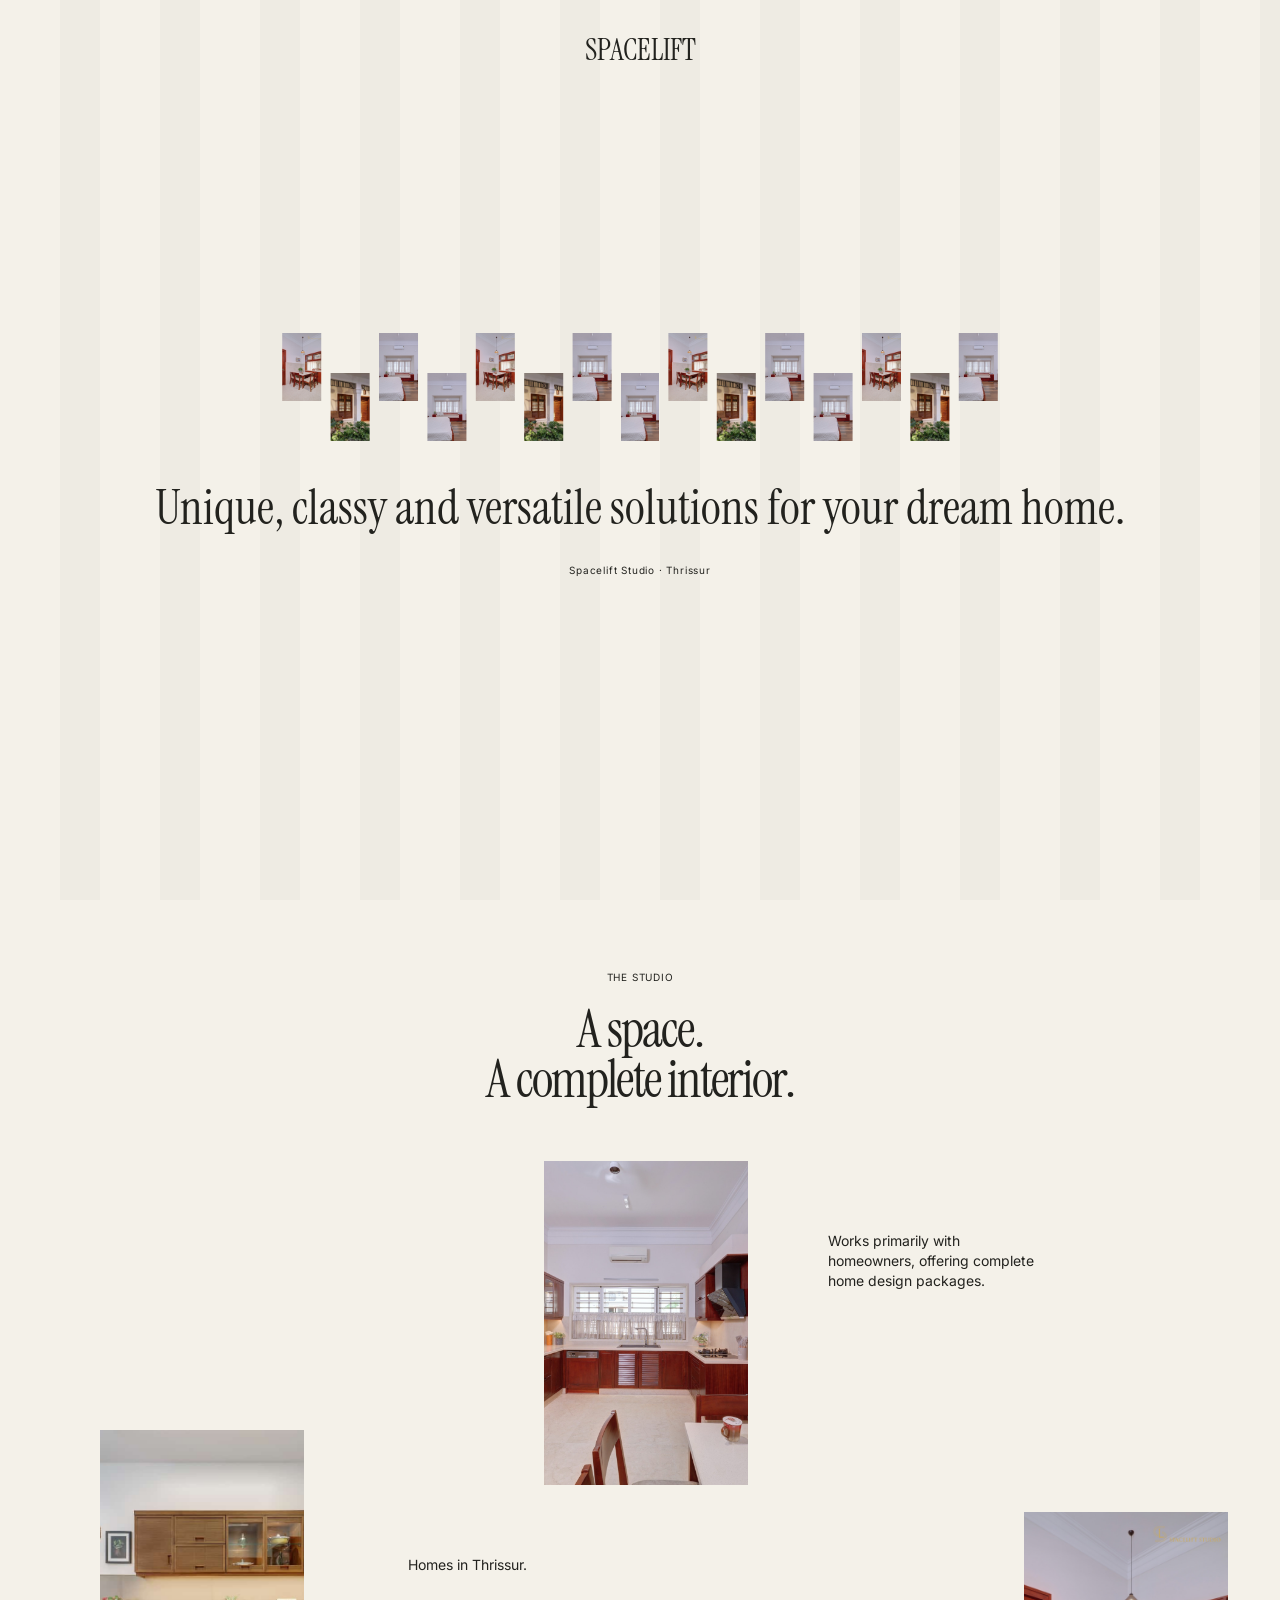
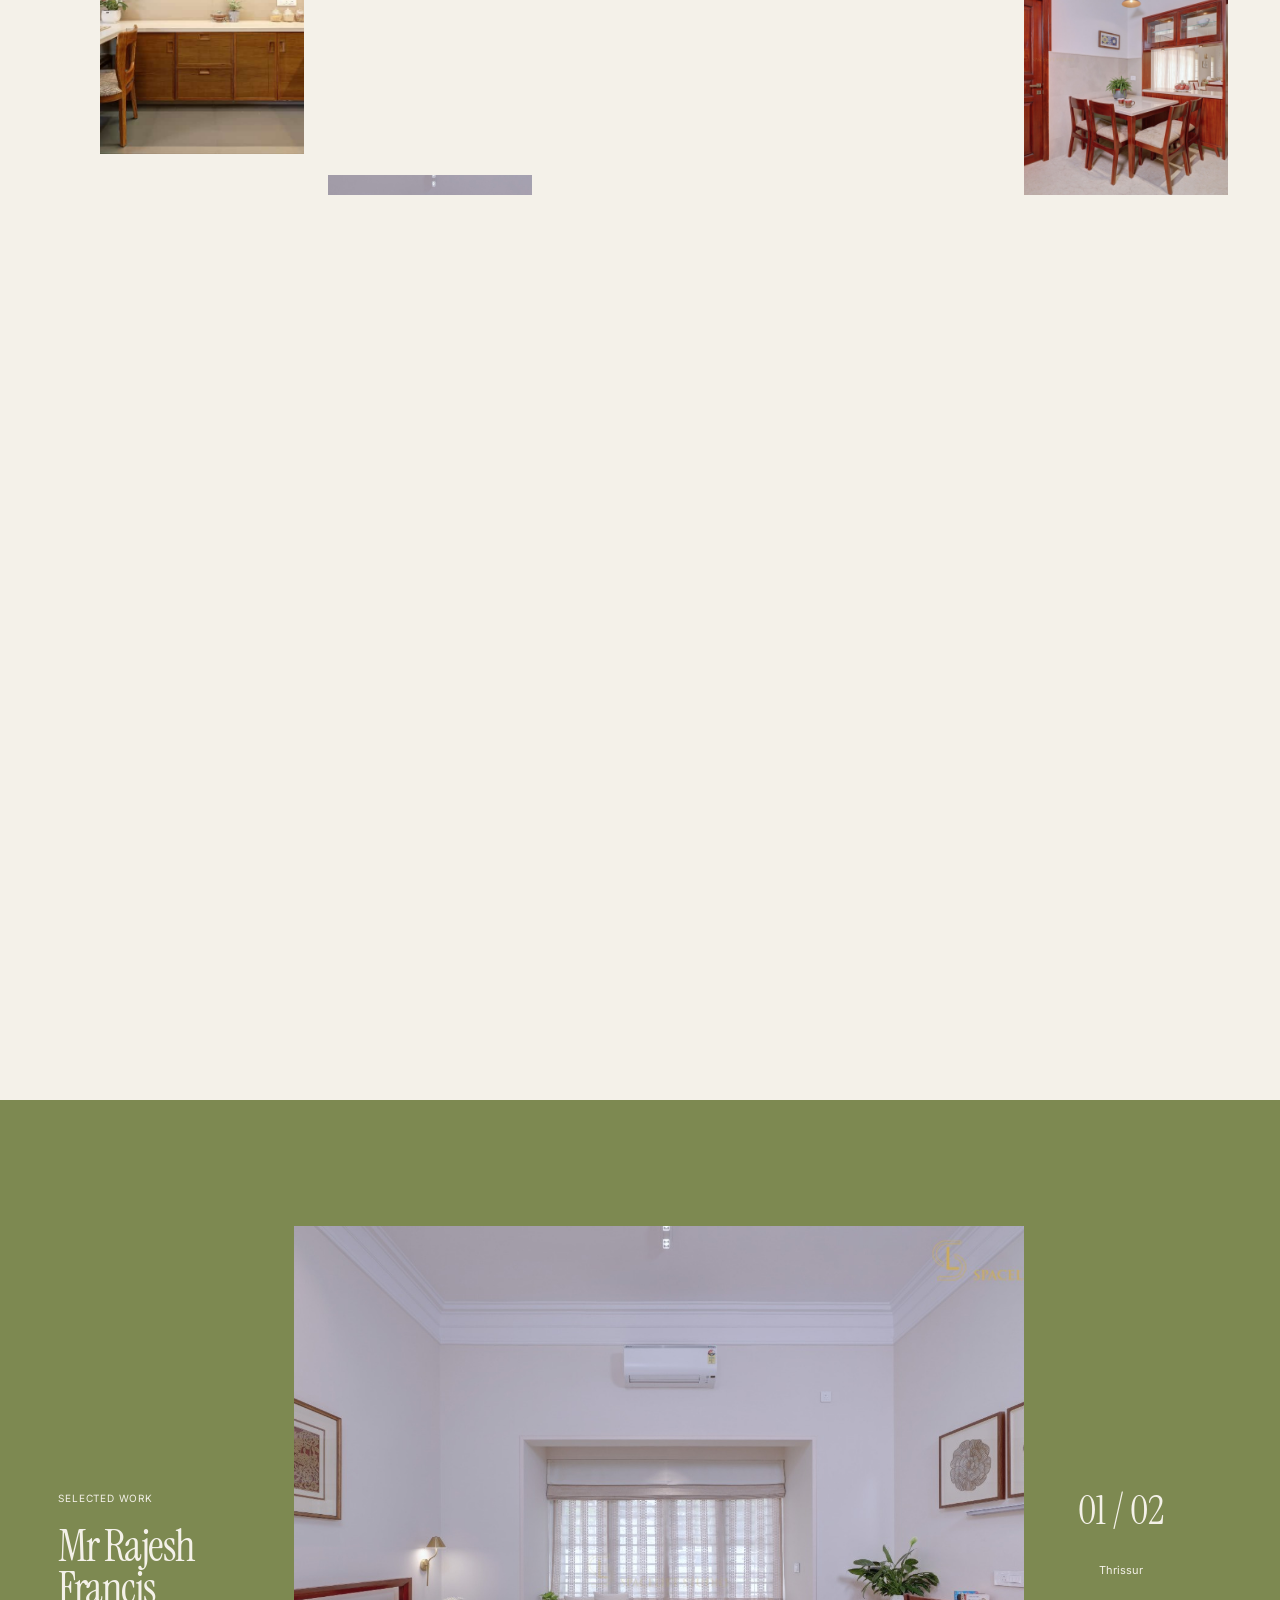
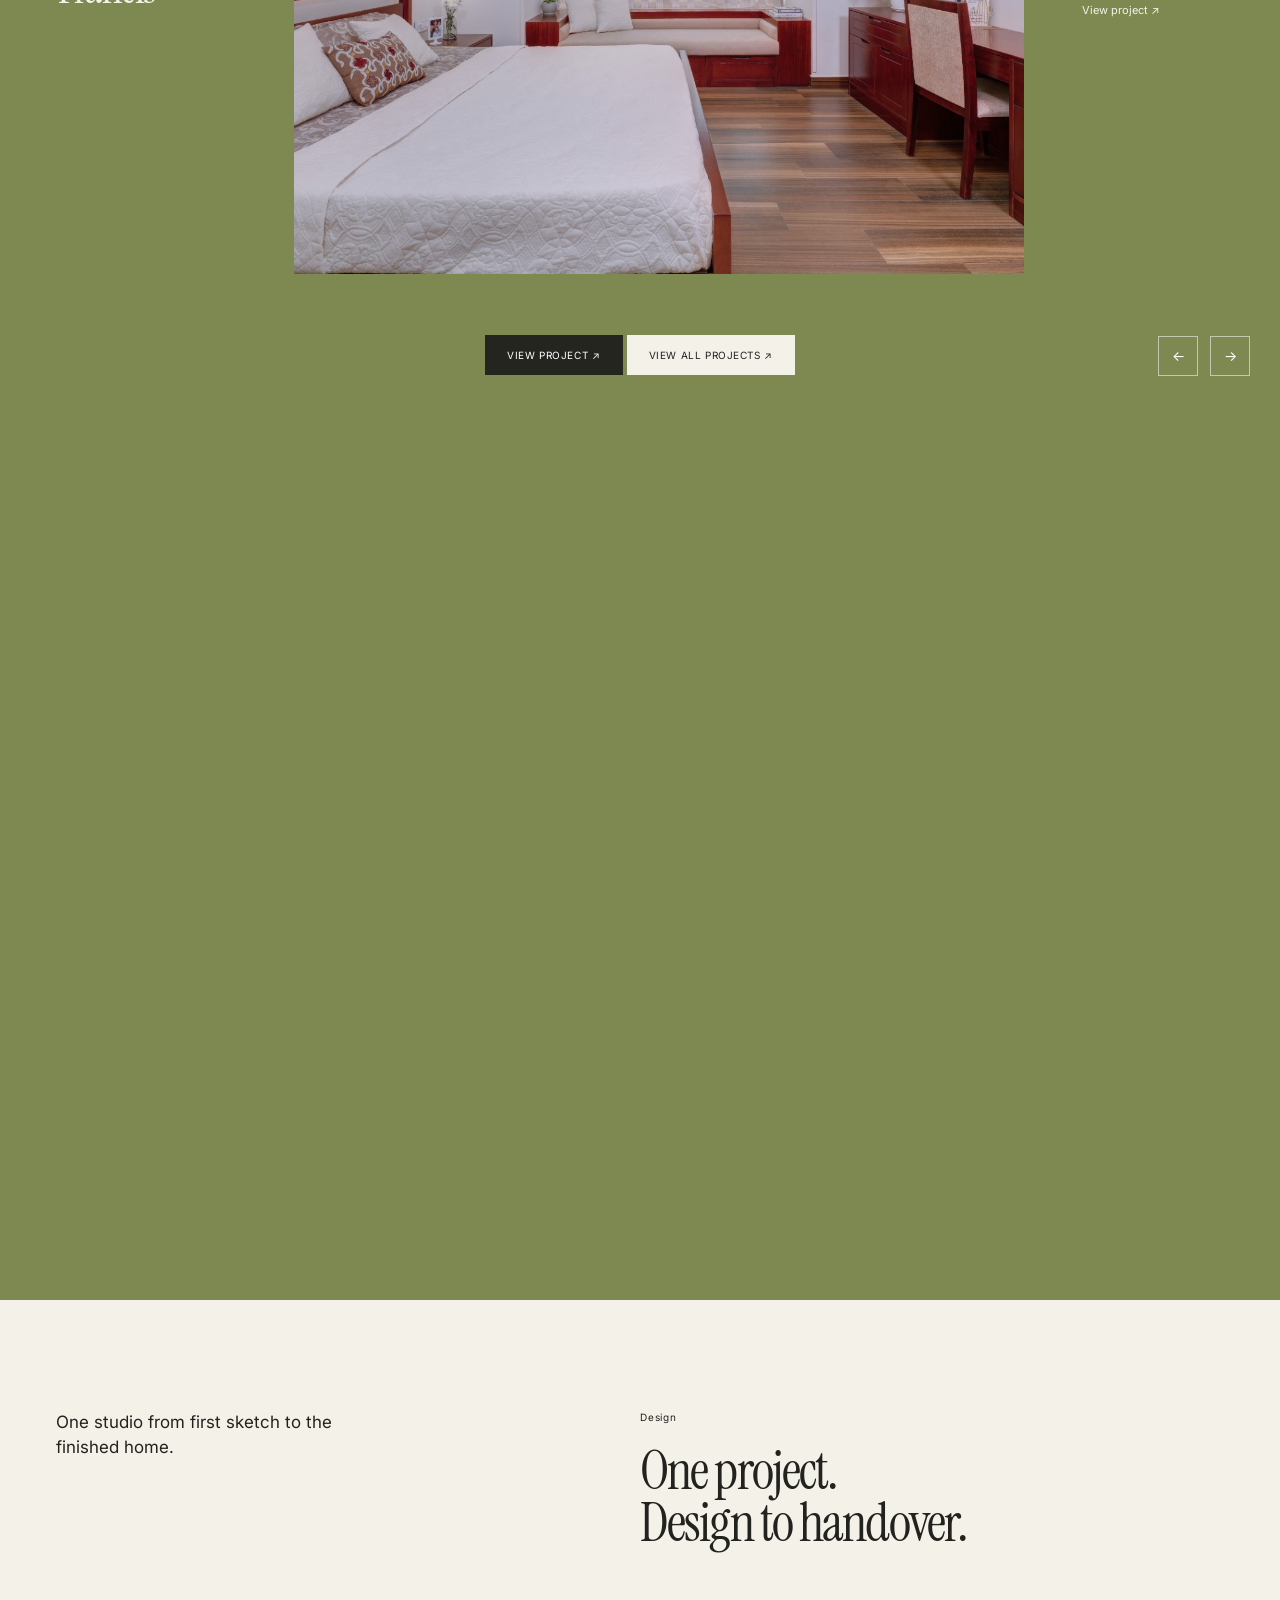
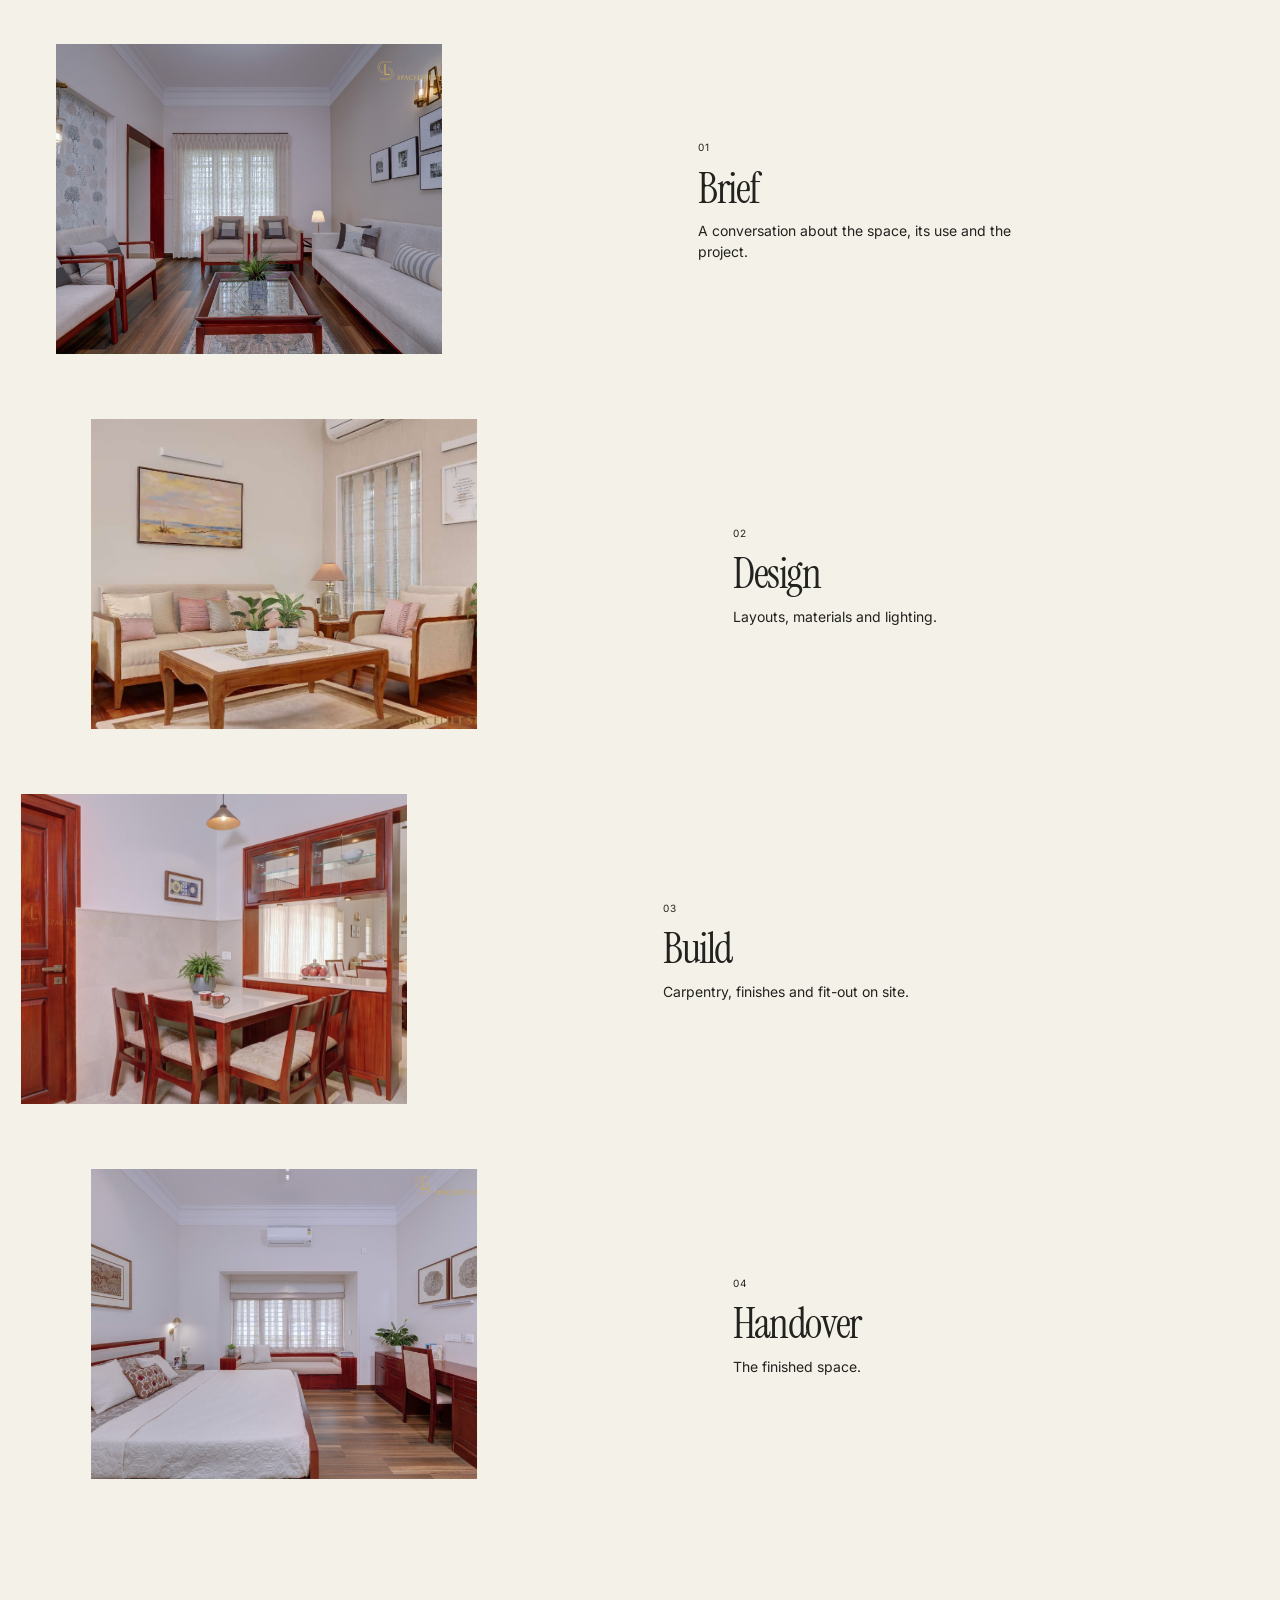
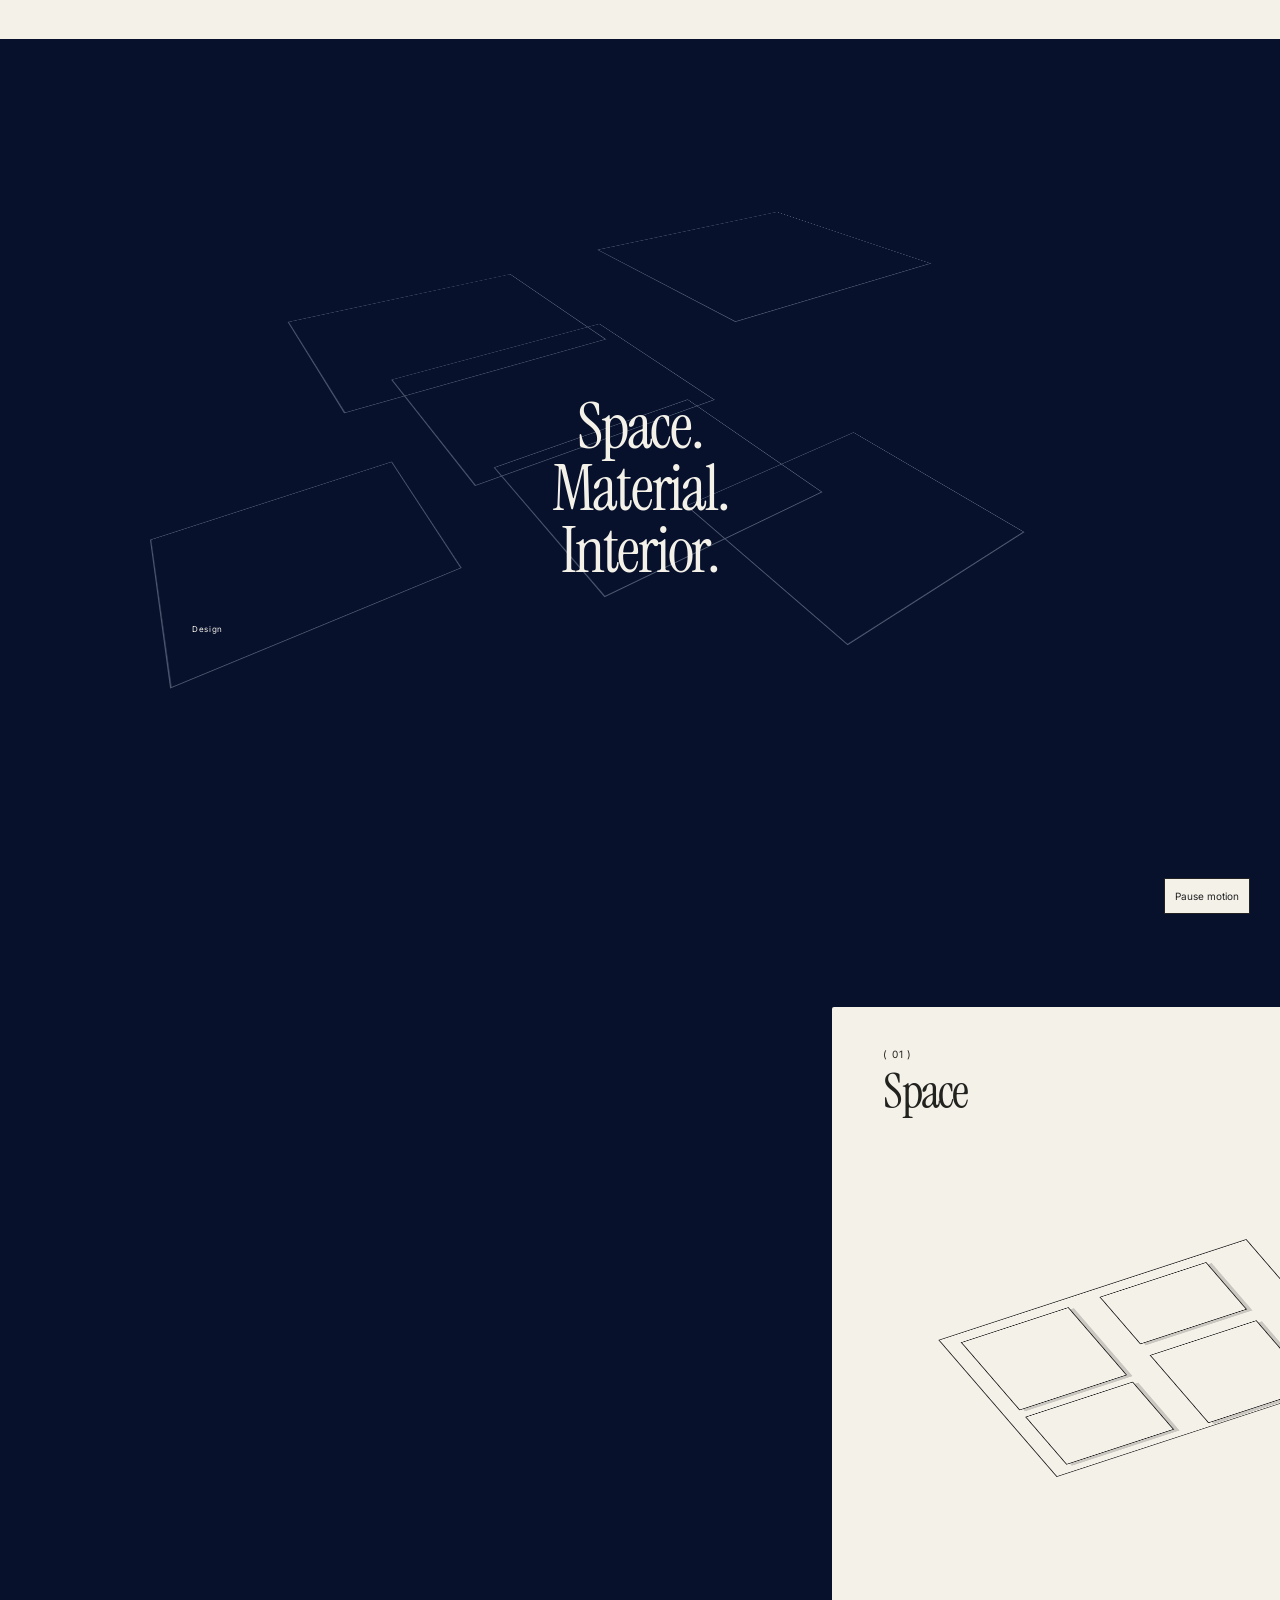
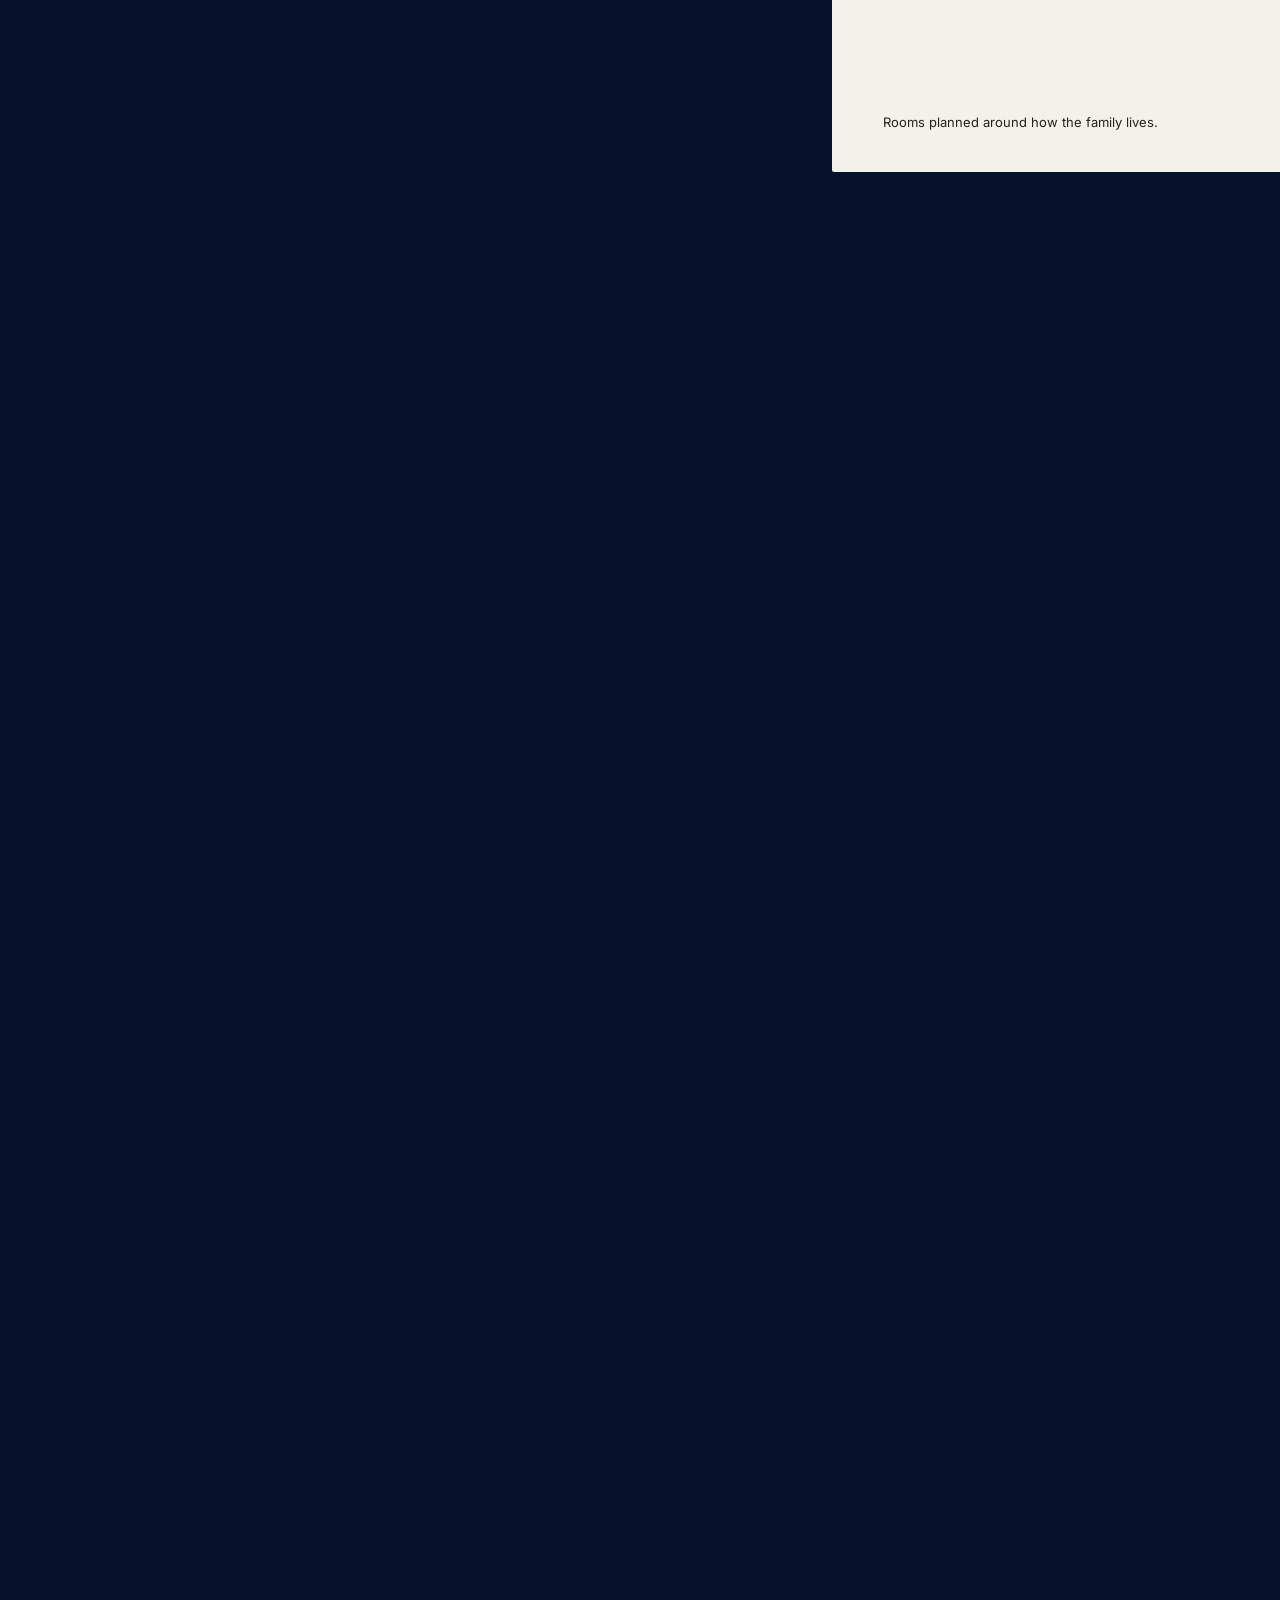
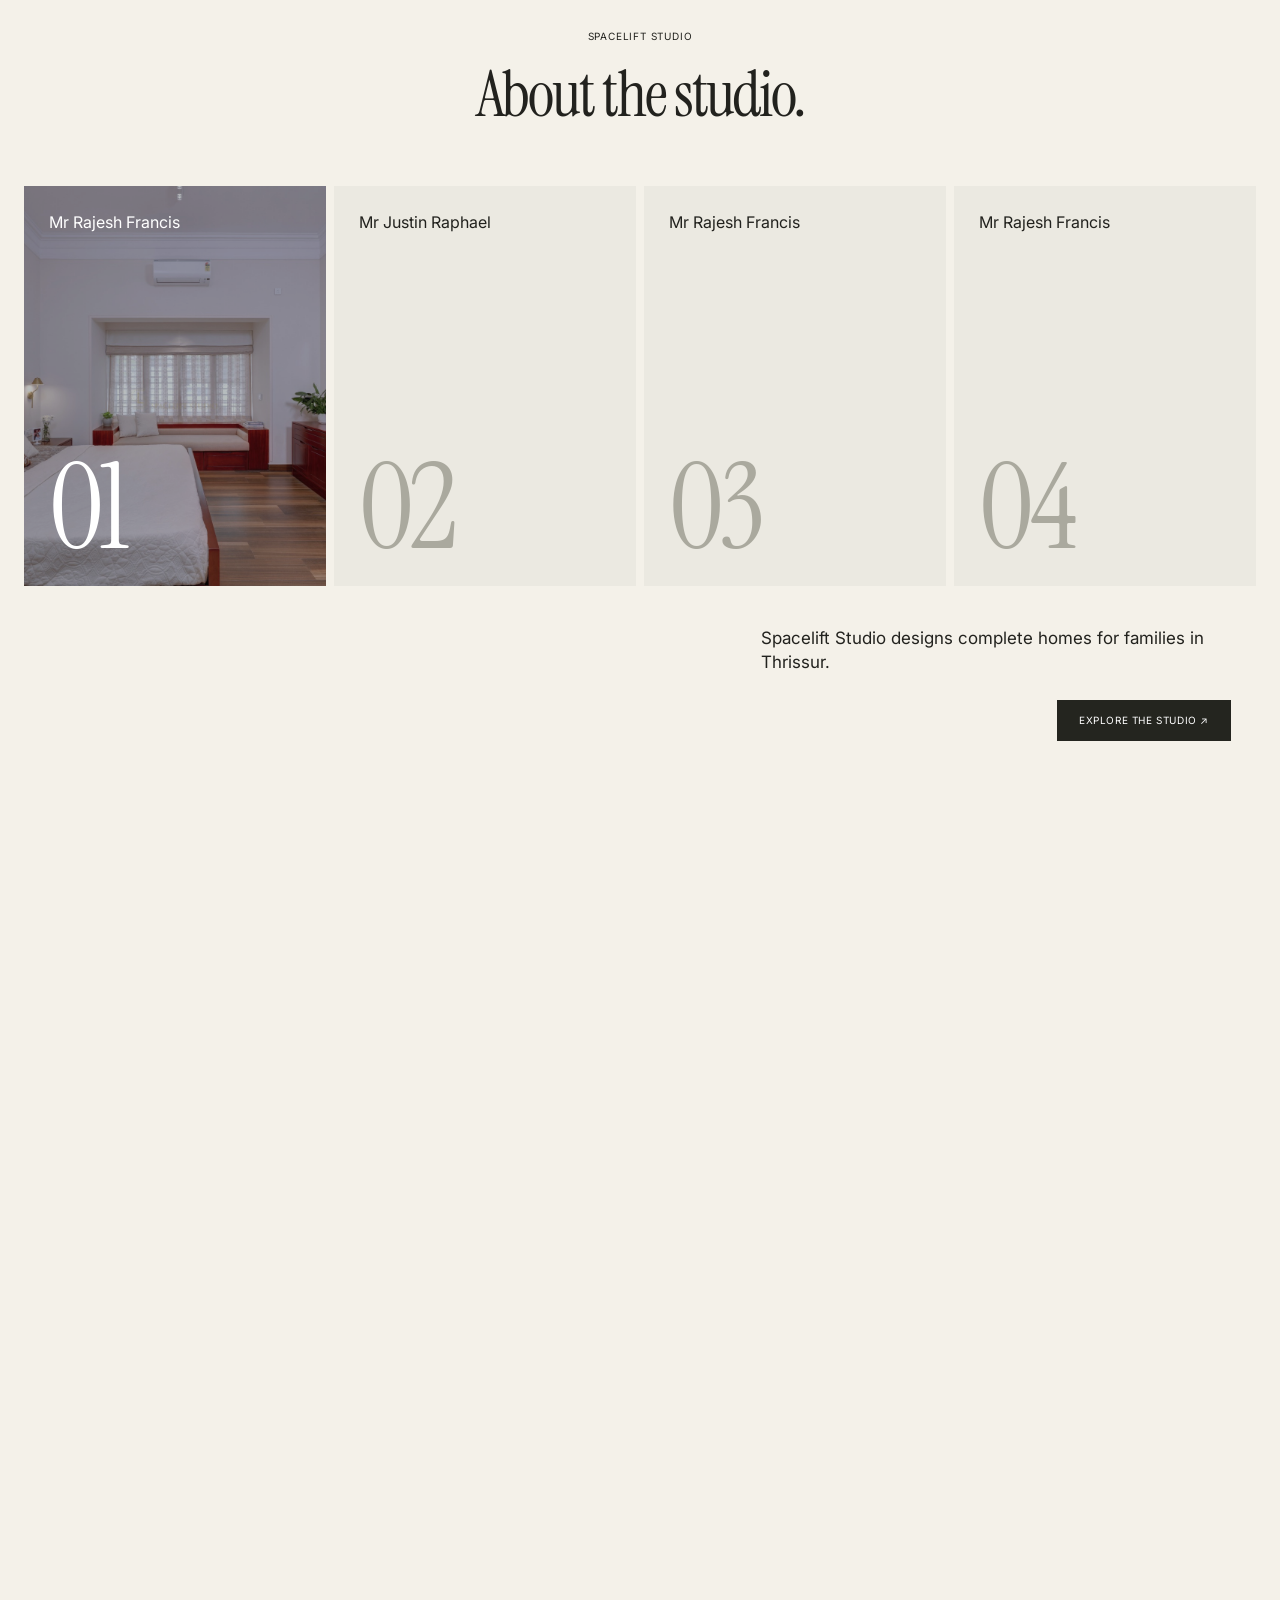
<file: index.html>
<!doctype html>
<html lang="en"><head><meta charset="utf-8"><meta name="viewport" content="width=device-width, initial-scale=1"><title>Unique, classy and versatile solutions for your dream home. | Spacelift Studio</title><meta name="description" content="Works primarily with homeowners, offering complete home design packages."><link rel="stylesheet" href="base.css"><link rel="stylesheet" href="brand.css"><link rel="stylesheet" href="hero.css"><link rel="license" href="assets/fonts/instrument-serif/OFL.txt"><link rel="license" href="assets/fonts/inter/OFL.txt"><script src="runtime.js" defer></script><script src="hero.js" defer></script></head><body><a class="dk-skip-link" href="#main">Skip to content</a><header class="dk-header"><div class="header-location">Thrissur, India</div><a class="dk-wordmark" href="index.html"><span class="wordmark-mark" aria-hidden="true">▧</span> SPACELIFT</a><button class="dk-menu" hidden aria-controls="dk-nav" aria-expanded="false"><span class="dk-menu-label">Menu</span></button><nav class="dk-nav" id="dk-nav" aria-label="Primary"><a href="work.html">Work</a><a href="studio.html">Studio</a><a href="process.html">Approach</a><a href="contact.html">Contact</a></nav></header>
<main id="main"><div class="entry-loader" aria-hidden="true"><span class="entry-brand">SPACELIFT</span><div class="entry-strip"><img class="" src="assets/img/photo-02.jpg" alt="Mr Rajesh Francis, portfolio image" loading="eager"><img class="" src="assets/img/photo-03.jpg" alt="Mr Justin Raphael, portfolio image" loading="eager"><img class="" src="assets/img/p3-cover.jpg" alt="Mr Rajesh Francis, portfolio image" loading="eager"><img class="" src="assets/img/p4-cover.jpg" alt="Mr Rajesh Francis, portfolio image" loading="eager"><img class="" src="assets/img/photo-02.jpg" alt="Mr Rajesh Francis, portfolio image" loading="eager"><img class="" src="assets/img/photo-03.jpg" alt="Mr Justin Raphael, portfolio image" loading="eager"><img class="" src="assets/img/p3-cover.jpg" alt="Mr Rajesh Francis, portfolio image" loading="eager"><img class="" src="assets/img/p4-cover.jpg" alt="Mr Rajesh Francis, portfolio image" loading="eager"><img class="" src="assets/img/photo-02.jpg" alt="Mr Rajesh Francis, portfolio image" loading="eager"><img class="" src="assets/img/photo-03.jpg" alt="Mr Justin Raphael, portfolio image" loading="eager"><img class="" src="assets/img/p3-cover.jpg" alt="Mr Rajesh Francis, portfolio image" loading="eager"><img class="" src="assets/img/p4-cover.jpg" alt="Mr Rajesh Francis, portfolio image" loading="eager"><img class="" src="assets/img/photo-02.jpg" alt="Mr Rajesh Francis, portfolio image" loading="eager"><img class="" src="assets/img/photo-03.jpg" alt="Mr Justin Raphael, portfolio image" loading="eager"><img class="" src="assets/img/p3-cover.jpg" alt="Mr Rajesh Francis, portfolio image" loading="eager"></div><p>Unique, classy and versatile solutions for your dream home.</p><small>Spacelift Studio · Thrissur</small></div>
<section class="s-hero" data-dk-motion aria-label="Interior light study"><div class="hero-photo"><img class="" src="assets/img/p1-cover.jpg" alt="Mr Rajesh Francis, portfolio image" loading="lazy"></div><div class="light-study" aria-hidden="true"><i style="--i:0"></i><i style="--i:1"></i><i style="--i:2"></i><i style="--i:3"></i><i style="--i:4"></i><i style="--i:5"></i><i style="--i:6"></i><i style="--i:7"></i><i style="--i:8"></i><i style="--i:9"></i><i style="--i:10"></i><i style="--i:11"></i></div><div class="hero-copy"><h1>Unique, classy and versatile solutions for your dream home.</h1><p>Spacelift Studio · Thrissur</p><a class="button" href="contact.html">Talk about a project <span>↗</span></a></div><div class="hero-number">01 / 02</div><button class="motion-control" data-dk-motion-toggle hidden><span data-dk-motion-label>Pause</span> motion</button></section>

<section class="composition section" id="composition"><div class="composition-stage"><div class="eyebrow center">THE STUDIO</div><h2 class="center display">A space.<br>A complete interior.</h2><div class="composition-collage"><img class="collage-a" src="assets/img/photo-06.jpg" alt="Mr Rajesh Francis, portfolio image" loading="eager"><img class="collage-b" src="assets/img/photo-07.jpg" alt="Mr Justin Raphael, portfolio image" loading="eager"><img class="collage-c" src="assets/img/photo-08.jpg" alt="Mr Rajesh Francis, portfolio image" loading="eager"><img class="collage-d" src="assets/img/p4-cover.jpg" alt="Mr Rajesh Francis, portfolio image" loading="eager"><p class="collage-copy a">Works primarily with homeowners, offering complete home design packages.</p><p class="collage-copy b">Homes in Thrissur.</p></div></div></section>
<section class="project-reel section" id="selected-work"><div class="reel-stage"><article class="reel-slide active" data-project="0" style="--index:0;--tone:#7d8951"><div class="project-title"><small>SELECTED WORK</small><h2 class="display">Mr Rajesh Francis</h2></div><a class="project-image" href="project-mr-rajesh-francis.html"><img class="" src="assets/img/p1-cover.jpg" alt="Mr Rajesh Francis, portfolio image" loading="eager"><span class="project-caption">Mr Rajesh Francis<small>SELECTED WORK · SPACELIFT STUDIO</small></span></a><div class="project-meta"><span>01 / 02</span><p>Thrissur</p><a href="project-mr-rajesh-francis.html">View project ↗</a></div><div class="project-actions"><a class="button" href="project-mr-rajesh-francis.html">View project ↗</a><a class="button light" href="work.html">View all projects ↗</a></div></article><article class="reel-slide" data-project="1" style="--index:1;--tone:#877959"><div class="project-title"><small>SELECTED WORK</small><h2 class="display">Mr Justin Raphael</h2></div><a class="project-image" href="project-mr-justin-raphael.html"><img class="" src="assets/img/p2-cover.jpg" alt="Mr Justin Raphael, portfolio image" loading="eager"><span class="project-caption">Mr Justin Raphael<small>SELECTED WORK · SPACELIFT STUDIO</small></span></a><div class="project-meta"><span>02 / 02</span><p>Home interior</p><a href="project-mr-justin-raphael.html">View project ↗</a></div><div class="project-actions"><a class="button" href="project-mr-justin-raphael.html">View project ↗</a><a class="button light" href="work.html">View all projects ↗</a></div></article><div class="reel-controls"><button data-reel-prev aria-label="Previous project">←</button><button data-reel-next aria-label="Next project">→</button></div></div></section>
<section class="delivery section" id="approach"><div class="delivery-intro"><p>One studio from first sketch to the finished home.</p><div><span class="eyebrow">Design</span><h2 class="display">One project.<br>Design to handover.</h2></div></div><div class="delivery-rows"><article class="delivery-row"><img class="" src="assets/img/photo-10.jpg" alt="Mr Rajesh Francis, portfolio image" loading="eager"><div><small>01</small><h3 class="display">Brief</h3><p>A conversation about the space, its use and the project.</p></div></article><article class="delivery-row"><img class="" src="assets/img/photo-11.jpg" alt="Mr Justin Raphael, portfolio image" loading="eager"><div><small>02</small><h3 class="display">Design</h3><p>Layouts, materials and lighting.</p></div></article><article class="delivery-row"><img class="" src="assets/img/photo-08.jpg" alt="Mr Rajesh Francis, portfolio image" loading="eager"><div><small>03</small><h3 class="display">Build</h3><p>Carpentry, finishes and fit-out on site.</p></div></article><article class="delivery-row"><img class="" src="assets/img/p4-cover.jpg" alt="Mr Rajesh Francis, portfolio image" loading="eager"><div><small>04</small><h3 class="display">Handover</h3><p>The finished space.</p></div></article></div></section>
<div class="approach-intro" data-dk-motion aria-label="Illustrative spatial wire study"><div class="wire-room" aria-hidden="true"><i></i><i></i><i></i><i></i><i></i><i></i></div><h2 class="display">Space.<br>Material.<br>Interior.</h2><span class="eyebrow">Design</span><button class="motion-control" data-dk-motion-toggle hidden><span data-dk-motion-label>Pause</span> motion</button></div>
<section class="approach-run section" id="design"><div class="approach-stage"><div class="approach-panels"><article class="approach-card"><small>( 01 )</small><h3 class="display">Space</h3><div class="plan-study" aria-hidden="true"><i></i><i></i><i></i><i></i></div><p>Rooms planned around how the family lives.</p></article><article class="approach-card navy"><small>( 02 )</small><h3 class="display">Design</h3><div class="material-grid"><img class="" src="assets/img/photo-12.jpg" alt="Mr Rajesh Francis, portfolio image" loading="eager"><img class="" src="assets/img/photo-10.jpg" alt="Mr Rajesh Francis, portfolio image" loading="eager"><img class="" src="assets/img/photo-11.jpg" alt="Mr Justin Raphael, portfolio image" loading="eager"><img class="" src="assets/img/photo-13.jpg" alt="Mr Justin Raphael, portfolio image" loading="eager"><img class="" src="assets/img/photo-08.jpg" alt="Mr Rajesh Francis, portfolio image" loading="eager"><img class="" src="assets/img/p4-cover.jpg" alt="Mr Rajesh Francis, portfolio image" loading="eager"></div><p>Views from the studio's own project gallery.</p></article><article class="approach-card"><small>( 03 )</small><h3 class="display">Delivery</h3><img class="delivery-photo" src="assets/img/photo-03.jpg" alt="Mr Justin Raphael, portfolio image" loading="eager"><p>Your home, ready to live in.</p></article></div></div></section>
<section class="about-run section" id="studio"><div class="about-stage"><span class="eyebrow">SPACELIFT STUDIO</span><h2 class="display center">About the studio.</h2><div class="about-tiles"><a href="project-mr-rajesh-francis.html"><small>Mr Rajesh Francis</small><img class="" src="assets/img/p1-cover.jpg" alt="Mr Rajesh Francis, portfolio image" loading="eager"><span class="display">01</span></a><a href="project-mr-justin-raphael.html"><small>Mr Justin Raphael</small><img class="" src="assets/img/p2-cover.jpg" alt="Mr Justin Raphael, portfolio image" loading="eager"><span class="display">02</span></a><a href="project-mr-rajesh-francis.html"><small>Mr Rajesh Francis</small><img class="" src="assets/img/p3-cover.jpg" alt="Mr Rajesh Francis, portfolio image" loading="eager"><span class="display">03</span></a><a href="project-mr-rajesh-francis.html"><small>Mr Rajesh Francis</small><img class="" src="assets/img/p4-cover.jpg" alt="Mr Rajesh Francis, portfolio image" loading="eager"><span class="display">04</span></a></div><p class="about-copy">Spacelift Studio designs complete homes for families in Thrissur.</p><a class="button" href="studio.html">Explore the studio ↗</a></div></section>
<section class="together section"><span class="eyebrow">FROM THE PROJECT GALLERY</span><h2 class="display">Built for homeowners.</h2><div class="typology-row"><span>LIVING</span><span>DINING</span><span>KITCHEN</span><span>BEDROOM</span></div></section>
<section class="journal section"><div class="section-heading"><div><span class="eyebrow">FROM THE GALLERY</span><h2 class="display">Closer looks.</h2></div><a href="work.html">View all work ↗</a></div><div class="journal-grid"><a href="project-mr-rajesh-francis.html"><img class="" src="assets/img/photo-06.jpg" alt="Mr Rajesh Francis, portfolio image" loading="eager"><small>PROJECT VIEW · 01</small><h3 class="display">Mr Rajesh Francis</h3></a><a href="project-mr-justin-raphael.html"><img class="" src="assets/img/photo-11.jpg" alt="Mr Justin Raphael, portfolio image" loading="eager"><small>PROJECT VIEW · 02</small><h3 class="display">Mr Justin Raphael</h3></a><a href="project-mr-rajesh-francis.html"><img class="" src="assets/img/photo-08.jpg" alt="Mr Rajesh Francis, portfolio image" loading="eager"><small>PROJECT VIEW · 03</small><h3 class="display">Mr Rajesh Francis</h3></a></div></section>
<section class="statement section"><div class="statement-photo"><img src="assets/img/photo-14.jpg" alt="Mr Rajesh Francis, portfolio image" loading="eager"></div><div class="statement-copy"><h2 class="display">Classy.<br>Versatile.</h2><p>Spacelift Studio<br>Thrissur</p></div><div class="statement-contact"><small>THE STUDIO</small><p>Thrissur</p><div class="dk-contact-links"><a href="tel:+919744288896">Call +91 97442 88896</a></div><a class="button light" href="contact.html">Talk about a project ↗</a></div></section>
<section class="faq section"><span class="eyebrow">BEFORE A CONVERSATION</span><h2 class="display center">Questions about the studio.</h2><div class="faq-list"><details><summary>Where is Spacelift Studio based?<span>+</span></summary><p>Thrissur</p></details><details><summary>What does the company do?<span>+</span></summary><p>Spacelift Studio offers complete home design packages for homeowners.</p></details><details><summary>Which spaces does Spacelift Studio work on?<span>+</span></summary><p>Whole homes: living, dining, kitchen and bedrooms.</p></details><details><summary>Which projects appear in this preview?<span>+</span></summary><p>Mr Rajesh Francis, Mr Justin Raphael.</p></details><details><summary>Where do these photographs come from?<span>+</span></summary><p>Images from the studio’s public project gallery. Public reuse permission is unconfirmed.</p></details><details><summary>How do I discuss project cost or timing?<span>+</span></summary><p>Call the studio to discuss your project. No cost or schedule is confirmed in this preview.</p></details><details><summary>Is this the official Spacelift Studio website?<span>+</span></summary><p>No. This is an independent design preview prepared for Spacelift Studio.</p></details></div><div class="conversation"><h2 class="display">Start with a conversation.</h2><div class="dk-contact-links"><a href="tel:+919744288896">Call +91 97442 88896</a></div></div></section>
</main><footer class="dk-footer"><div class="footer-top"><div class="footer-links"><a href="studio.html">Studio</a><a href="work.html">Projects</a><a href="process.html">Approach</a><a href="contact.html">Contact</a></div><a class="footer-brand-small" href="index.html">▧ SPACELIFT<span>Studio</span></a><div class="footer-contact-small"><p>Thrissur</p><div class="dk-contact-links"><a href="tel:+919744288896">Call +91 97442 88896</a></div><a href="http://www.spaceliftstudio.com/" target="_blank" rel="noopener">Official studio website ↗</a></div></div><svg class="footer-sketch" viewBox="0 0 1440 310" role="img" aria-label="Illustrative architectural line study, not an Spacelift project drawing"><g fill="none" stroke="currentColor" stroke-width=".8"><path d="M0 275L320 235 650 245 1140 230 1440 260M150 263V175L520 155 820 165 1140 136 1350 170V254M150 175L375 188V263M375 188L1140 136M520 155V252M820 165V245M1140 136V230M1350 170L1140 183 820 210 375 215M1350 170V254M375 188V215"/><path d="M183 184V258M215 181V254M250 180V251M288 181V249M325 187V244M420 190V260M458 184V261M485 180V260M562 185V250M615 181V251M669 178V252M720 173V250M775 169V245M865 164V238M913 158V233M962 153V230M1012 147V233M1060 143V232M1110 140V230M1190 147V238M1240 155V243M1290 162V245"/><path d="M122 292L302 256 430 271 850 267 1225 248 1440 278M0 282L650 280 700 294 1440 293M1324 252L1330 150 1304 139 1342 140 1334 111 1356 132 1365 96 1375 137 1400 110 1390 146 1410 159 1380 179 1378 253M36 274L41 180 17 163 39 156 24 130 44 141 58 115 60 157 85 136 69 176 72 276"/></g><text x="720" y="306" text-anchor="middle" fill="currentColor" font-size="8">Illustrative spatial study</text></svg><p class="demo-notice">Independent design preview prepared for Spacelift Studio. Not the studio&#x27;s official website. Images from the studio’s public project gallery. Public reuse permission is unconfirmed.</p><a href="#main" class="back-top">Back to top ↑</a></footer>
</body></html>
</file>
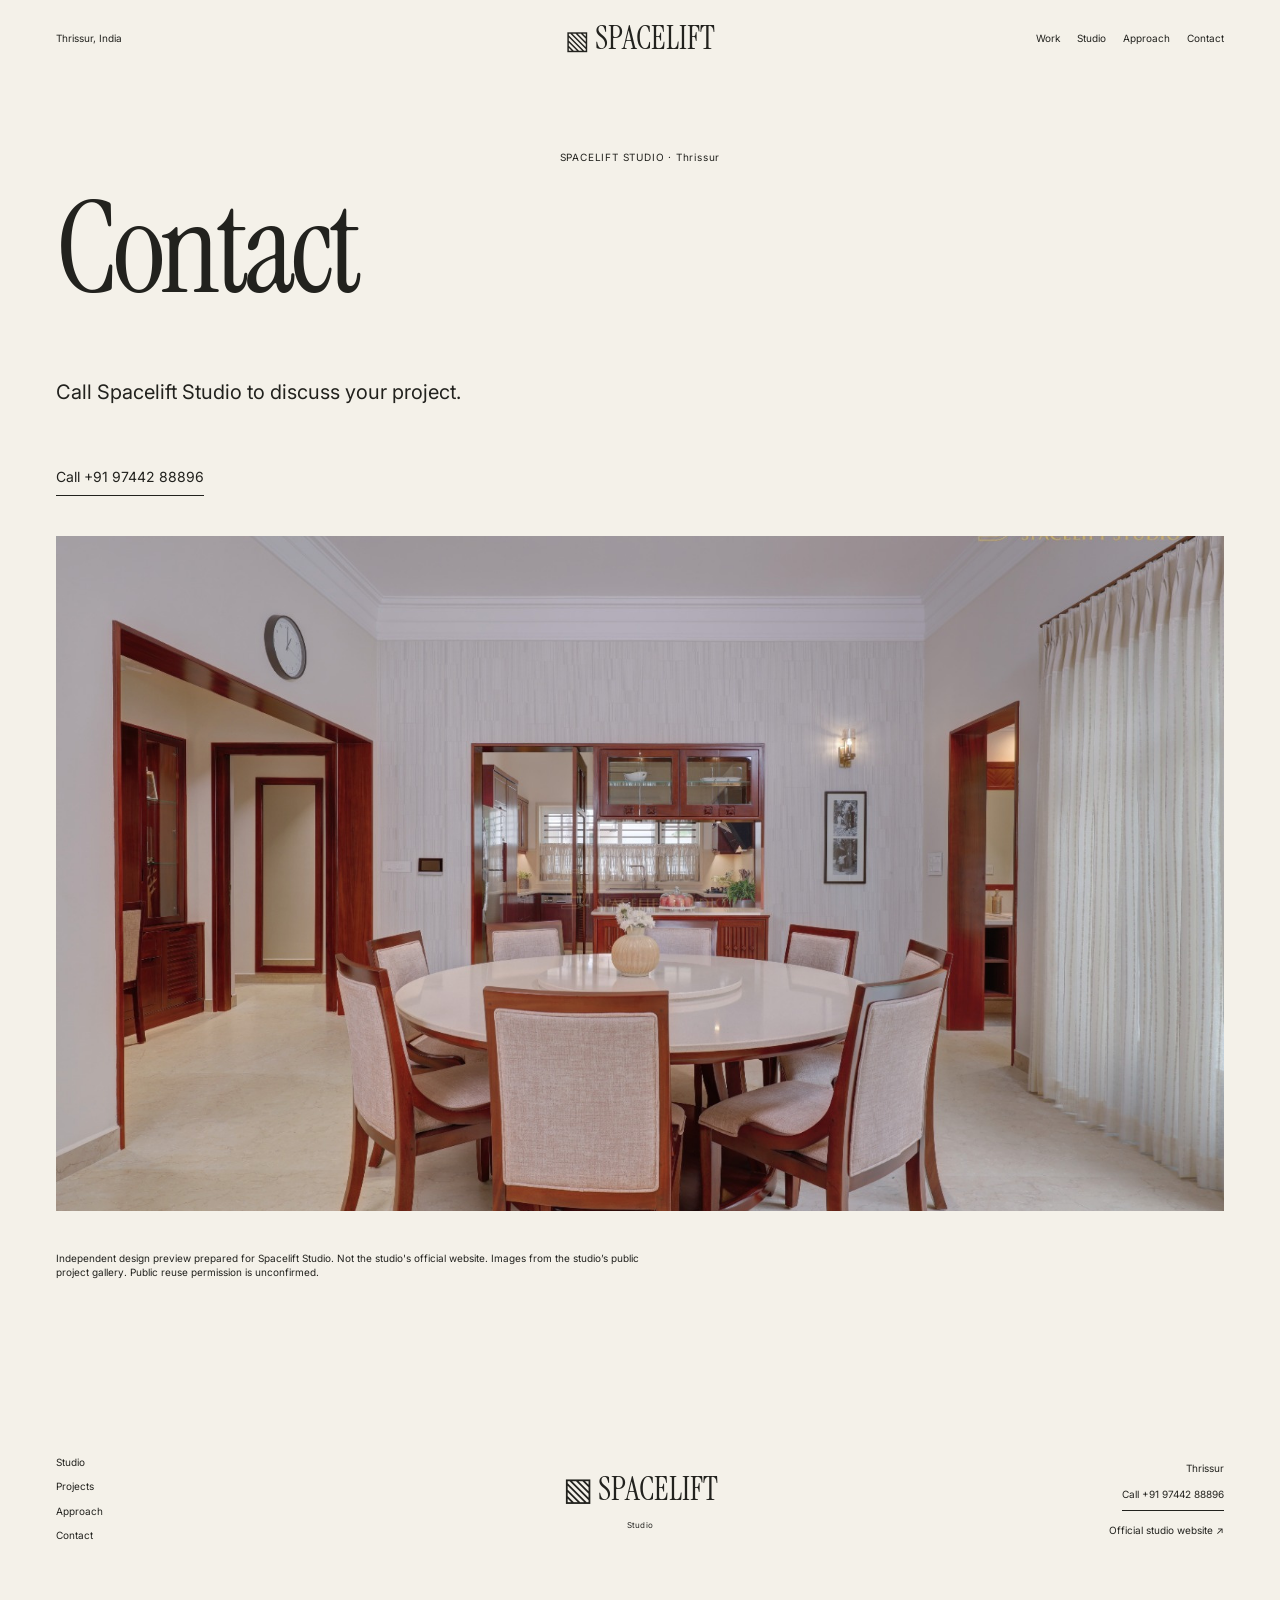
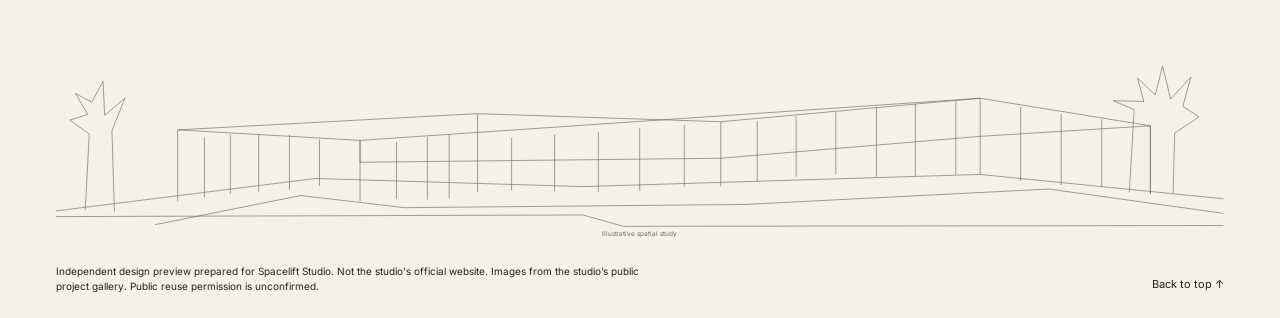
<file: contact.html>
<!doctype html>
<html lang="en"><head><meta charset="utf-8"><meta name="viewport" content="width=device-width, initial-scale=1"><title>Contact | Spacelift Studio</title><meta name="description" content="Works primarily with homeowners, offering complete home design packages."><link rel="stylesheet" href="base.css"><link rel="stylesheet" href="brand.css"><link rel="stylesheet" href="hero.css"><link rel="license" href="assets/fonts/instrument-serif/OFL.txt"><link rel="license" href="assets/fonts/inter/OFL.txt"><script src="runtime.js" defer></script><script src="hero.js" defer></script></head><body><a class="dk-skip-link" href="#main">Skip to content</a><header class="dk-header"><div class="header-location">Thrissur, India</div><a class="dk-wordmark" href="index.html"><span class="wordmark-mark" aria-hidden="true">▧</span> SPACELIFT</a><button class="dk-menu" hidden aria-controls="dk-nav" aria-expanded="false"><span class="dk-menu-label">Menu</span></button><nav class="dk-nav" id="dk-nav" aria-label="Primary"><a href="work.html">Work</a><a href="studio.html">Studio</a><a href="process.html">Approach</a><a href="contact.html">Contact</a></nav></header>
<main id="main"><section class="inner-page"><span class="eyebrow">SPACELIFT STUDIO · Thrissur</span><h1>Contact</h1><p class="dk-lead">Call Spacelift Studio to discuss your project.</p><div class="dk-contact-links"><a href="tel:+919744288896">Call +91 97442 88896</a></div><div class="inner-photo"><img class="" src="assets/img/photo-12.jpg" alt="Mr Rajesh Francis, portfolio image" loading="lazy"></div><p class="inner-note">Independent design preview prepared for Spacelift Studio. Not the studio&#x27;s official website. Images from the studio’s public project gallery. Public reuse permission is unconfirmed.</p></section>
</main><footer class="dk-footer"><div class="footer-top"><div class="footer-links"><a href="studio.html">Studio</a><a href="work.html">Projects</a><a href="process.html">Approach</a><a href="contact.html">Contact</a></div><a class="footer-brand-small" href="index.html">▧ SPACELIFT<span>Studio</span></a><div class="footer-contact-small"><p>Thrissur</p><div class="dk-contact-links"><a href="tel:+919744288896">Call +91 97442 88896</a></div><a href="http://www.spaceliftstudio.com/" target="_blank" rel="noopener">Official studio website ↗</a></div></div><svg class="footer-sketch" viewBox="0 0 1440 310" role="img" aria-label="Illustrative architectural line study, not an Spacelift project drawing"><g fill="none" stroke="currentColor" stroke-width=".8"><path d="M0 275L320 235 650 245 1140 230 1440 260M150 263V175L520 155 820 165 1140 136 1350 170V254M150 175L375 188V263M375 188L1140 136M520 155V252M820 165V245M1140 136V230M1350 170L1140 183 820 210 375 215M1350 170V254M375 188V215"/><path d="M183 184V258M215 181V254M250 180V251M288 181V249M325 187V244M420 190V260M458 184V261M485 180V260M562 185V250M615 181V251M669 178V252M720 173V250M775 169V245M865 164V238M913 158V233M962 153V230M1012 147V233M1060 143V232M1110 140V230M1190 147V238M1240 155V243M1290 162V245"/><path d="M122 292L302 256 430 271 850 267 1225 248 1440 278M0 282L650 280 700 294 1440 293M1324 252L1330 150 1304 139 1342 140 1334 111 1356 132 1365 96 1375 137 1400 110 1390 146 1410 159 1380 179 1378 253M36 274L41 180 17 163 39 156 24 130 44 141 58 115 60 157 85 136 69 176 72 276"/></g><text x="720" y="306" text-anchor="middle" fill="currentColor" font-size="8">Illustrative spatial study</text></svg><p class="demo-notice">Independent design preview prepared for Spacelift Studio. Not the studio&#x27;s official website. Images from the studio’s public project gallery. Public reuse permission is unconfirmed.</p><a href="#main" class="back-top">Back to top ↑</a></footer>
</body></html>
</file>
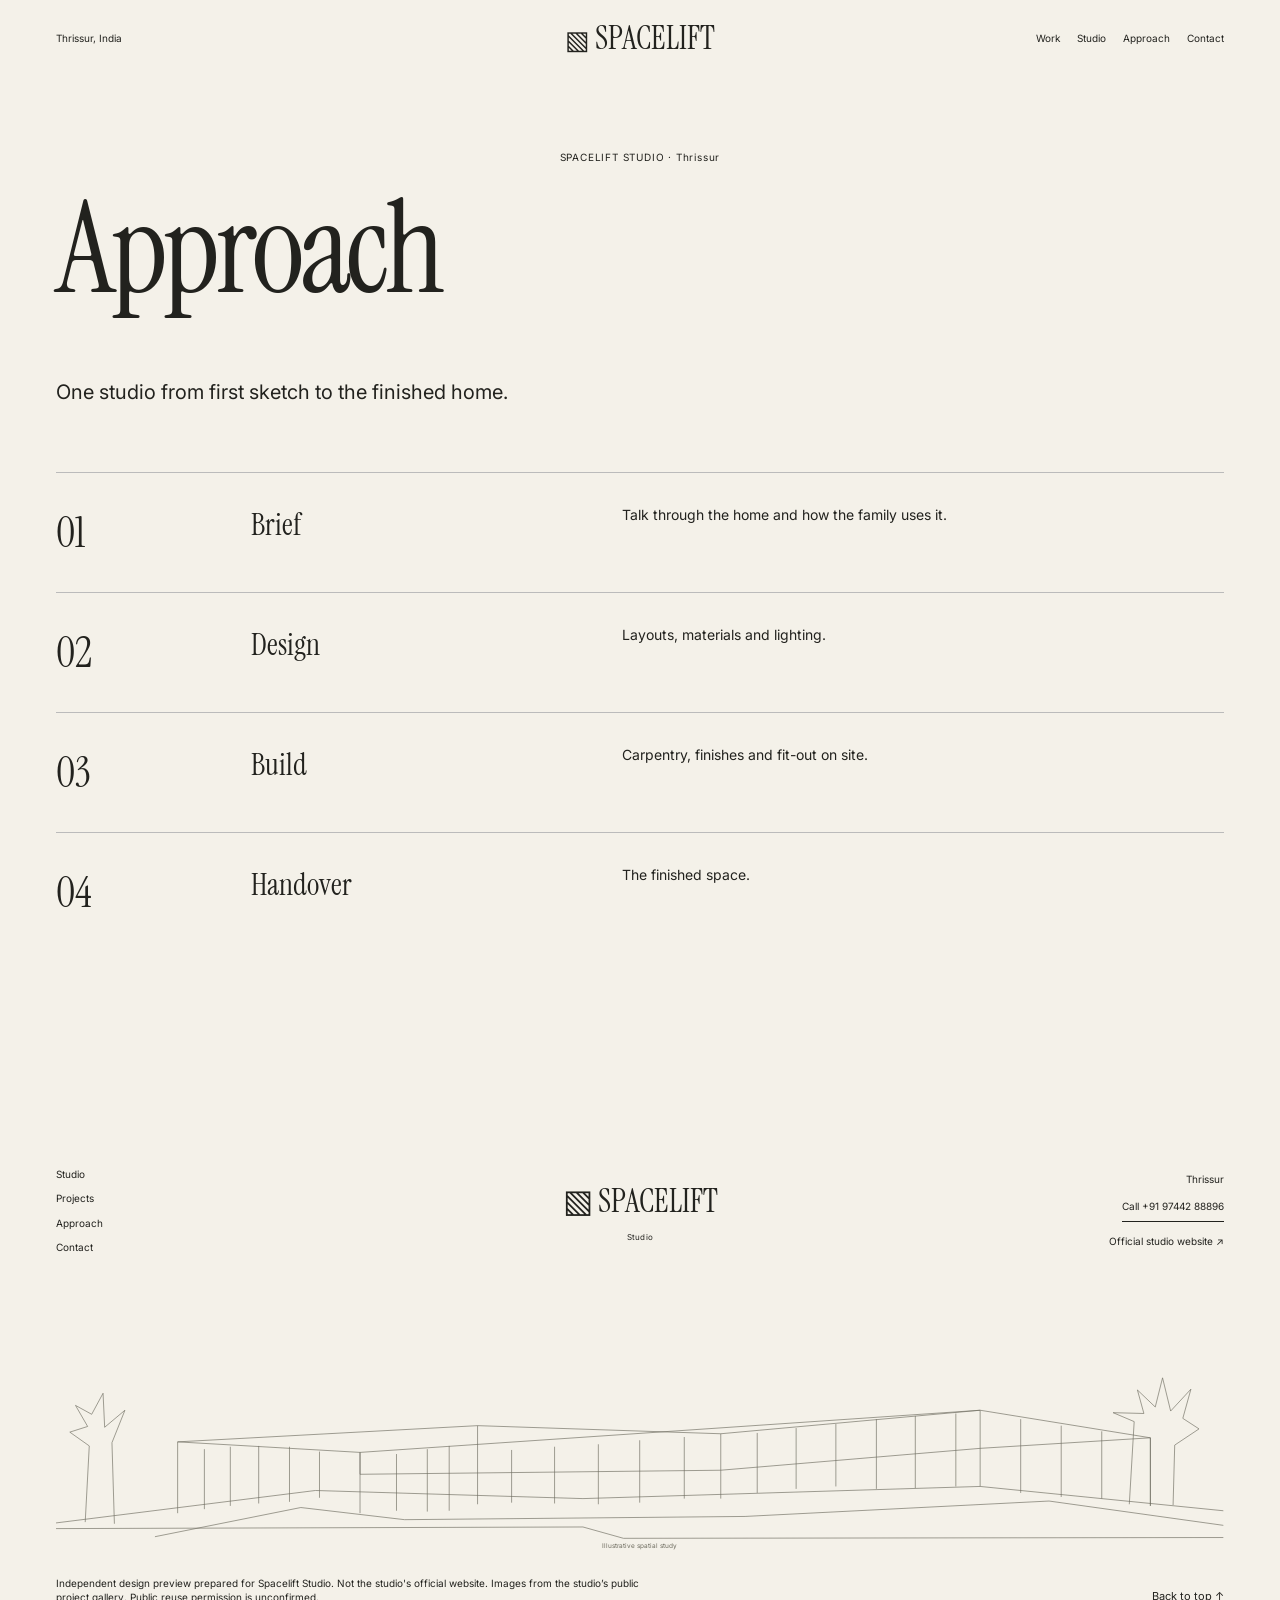
<file: process.html>
<!doctype html>
<html lang="en"><head><meta charset="utf-8"><meta name="viewport" content="width=device-width, initial-scale=1"><title>Approach | Spacelift Studio</title><meta name="description" content="Works primarily with homeowners, offering complete home design packages."><link rel="stylesheet" href="base.css"><link rel="stylesheet" href="brand.css"><link rel="stylesheet" href="hero.css"><link rel="license" href="assets/fonts/instrument-serif/OFL.txt"><link rel="license" href="assets/fonts/inter/OFL.txt"><script src="runtime.js" defer></script><script src="hero.js" defer></script></head><body><a class="dk-skip-link" href="#main">Skip to content</a><header class="dk-header"><div class="header-location">Thrissur, India</div><a class="dk-wordmark" href="index.html"><span class="wordmark-mark" aria-hidden="true">▧</span> SPACELIFT</a><button class="dk-menu" hidden aria-controls="dk-nav" aria-expanded="false"><span class="dk-menu-label">Menu</span></button><nav class="dk-nav" id="dk-nav" aria-label="Primary"><a href="work.html">Work</a><a href="studio.html">Studio</a><a href="process.html">Approach</a><a href="contact.html">Contact</a></nav></header>
<main id="main"><section class="inner-page"><span class="eyebrow">SPACELIFT STUDIO · Thrissur</span><h1>Approach</h1><p class="dk-lead">One studio from first sketch to the finished home.</p><section class="dk-section dk-steps"><ol><li><h3>Brief</h3><p>Talk through the home and how the family uses it.</p></li><li><h3>Design</h3><p>Layouts, materials and lighting.</p></li><li><h3>Build</h3><p>Carpentry, finishes and fit-out on site.</p></li><li><h3>Handover</h3><p>The finished space.</p></li></ol></section></section>
</main><footer class="dk-footer"><div class="footer-top"><div class="footer-links"><a href="studio.html">Studio</a><a href="work.html">Projects</a><a href="process.html">Approach</a><a href="contact.html">Contact</a></div><a class="footer-brand-small" href="index.html">▧ SPACELIFT<span>Studio</span></a><div class="footer-contact-small"><p>Thrissur</p><div class="dk-contact-links"><a href="tel:+919744288896">Call +91 97442 88896</a></div><a href="http://www.spaceliftstudio.com/" target="_blank" rel="noopener">Official studio website ↗</a></div></div><svg class="footer-sketch" viewBox="0 0 1440 310" role="img" aria-label="Illustrative architectural line study, not an Spacelift project drawing"><g fill="none" stroke="currentColor" stroke-width=".8"><path d="M0 275L320 235 650 245 1140 230 1440 260M150 263V175L520 155 820 165 1140 136 1350 170V254M150 175L375 188V263M375 188L1140 136M520 155V252M820 165V245M1140 136V230M1350 170L1140 183 820 210 375 215M1350 170V254M375 188V215"/><path d="M183 184V258M215 181V254M250 180V251M288 181V249M325 187V244M420 190V260M458 184V261M485 180V260M562 185V250M615 181V251M669 178V252M720 173V250M775 169V245M865 164V238M913 158V233M962 153V230M1012 147V233M1060 143V232M1110 140V230M1190 147V238M1240 155V243M1290 162V245"/><path d="M122 292L302 256 430 271 850 267 1225 248 1440 278M0 282L650 280 700 294 1440 293M1324 252L1330 150 1304 139 1342 140 1334 111 1356 132 1365 96 1375 137 1400 110 1390 146 1410 159 1380 179 1378 253M36 274L41 180 17 163 39 156 24 130 44 141 58 115 60 157 85 136 69 176 72 276"/></g><text x="720" y="306" text-anchor="middle" fill="currentColor" font-size="8">Illustrative spatial study</text></svg><p class="demo-notice">Independent design preview prepared for Spacelift Studio. Not the studio&#x27;s official website. Images from the studio’s public project gallery. Public reuse permission is unconfirmed.</p><a href="#main" class="back-top">Back to top ↑</a></footer>
</body></html>
</file>
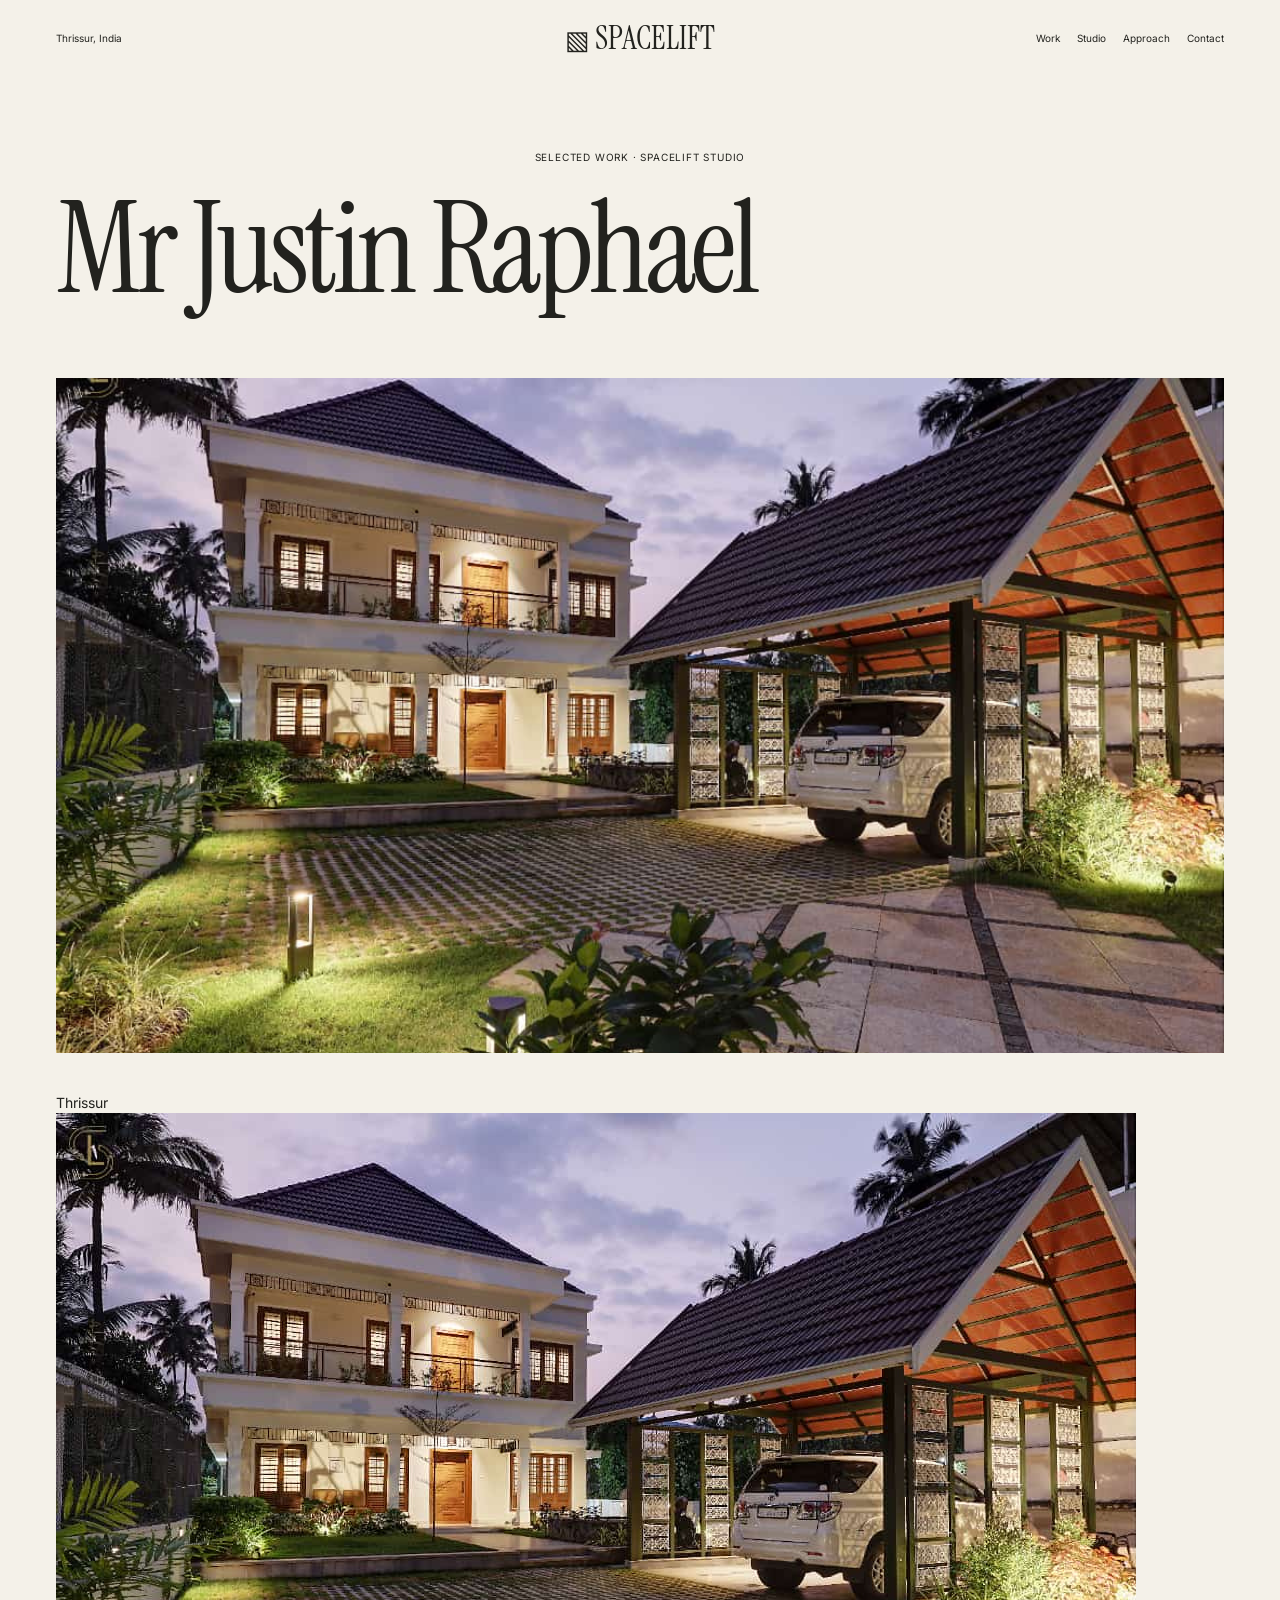
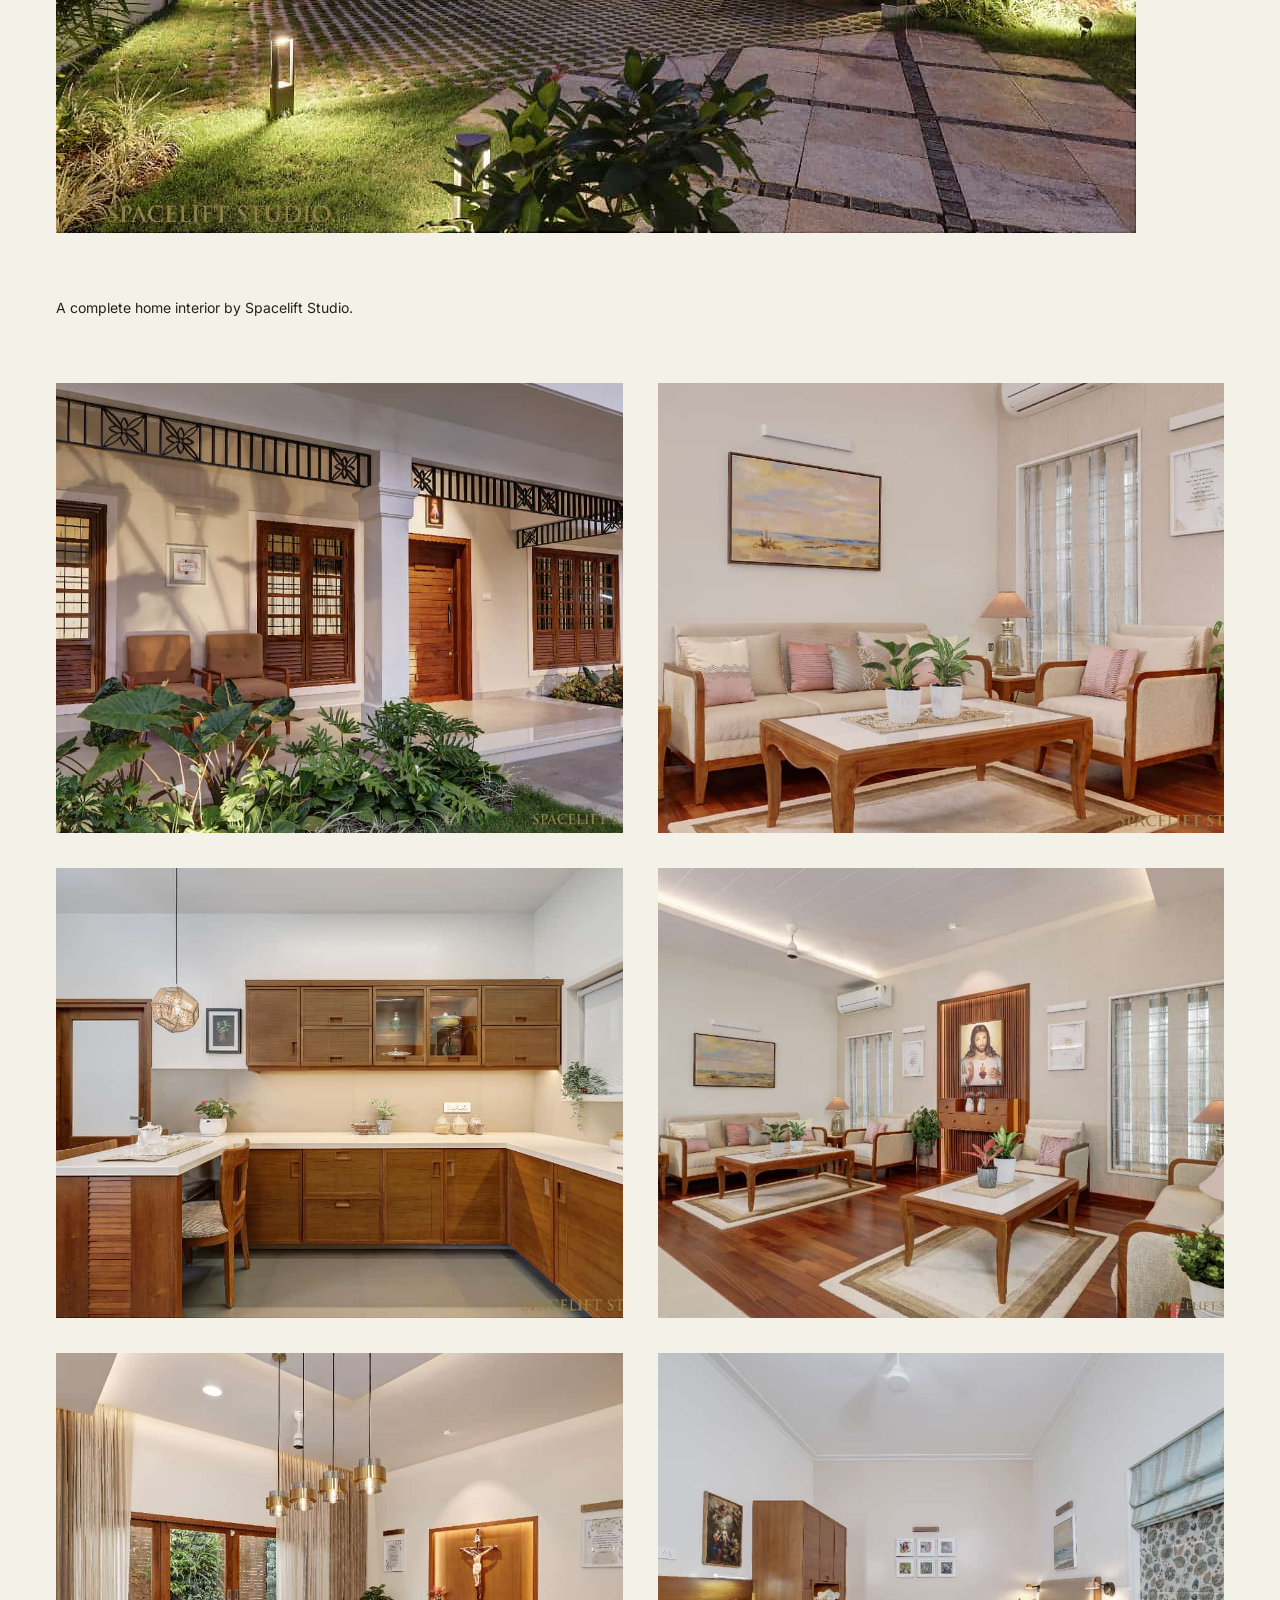
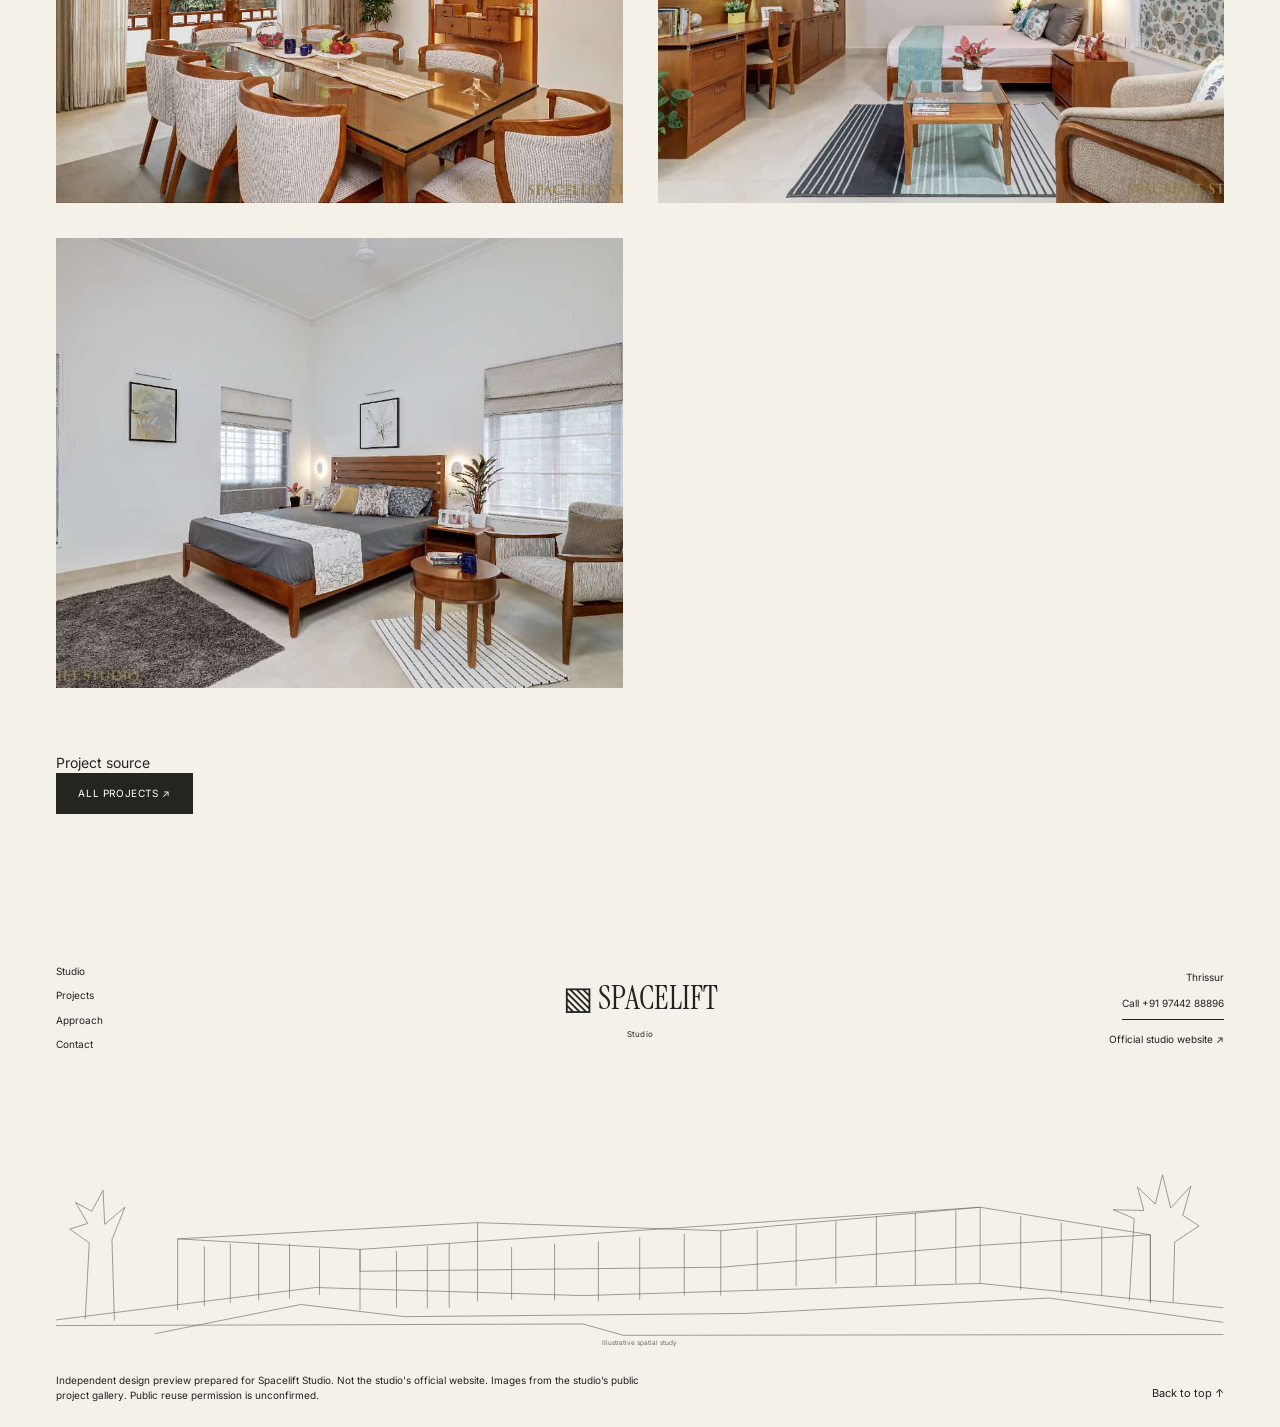
<file: project-mr-justin-raphael.html>
<!doctype html>
<html lang="en"><head><meta charset="utf-8"><meta name="viewport" content="width=device-width, initial-scale=1"><title>Mr Justin Raphael | Spacelift Studio</title><meta name="description" content="Works primarily with homeowners, offering complete home design packages."><link rel="stylesheet" href="base.css"><link rel="stylesheet" href="brand.css"><link rel="stylesheet" href="hero.css"><link rel="license" href="assets/fonts/instrument-serif/OFL.txt"><link rel="license" href="assets/fonts/inter/OFL.txt"><script src="runtime.js" defer></script><script src="hero.js" defer></script></head><body><a class="dk-skip-link" href="#main">Skip to content</a><header class="dk-header"><div class="header-location">Thrissur, India</div><a class="dk-wordmark" href="index.html"><span class="wordmark-mark" aria-hidden="true">▧</span> SPACELIFT</a><button class="dk-menu" hidden aria-controls="dk-nav" aria-expanded="false"><span class="dk-menu-label">Menu</span></button><nav class="dk-nav" id="dk-nav" aria-label="Primary"><a href="work.html">Work</a><a href="studio.html">Studio</a><a href="process.html">Approach</a><a href="contact.html">Contact</a></nav></header>
<main id="main"><article class="inner-page"><span class="eyebrow">SELECTED WORK · SPACELIFT STUDIO</span><h1>Mr Justin Raphael</h1><div class="inner-photo"><img class="" src="assets/img/p2-cover.jpg" alt="Mr Justin Raphael, portfolio image" loading="lazy"></div><p class="dk-location">Thrissur</p><figure class="dk-image"><img src="assets/img/project-mr-justin-raphael-cover.jpg" alt="Mr Justin Raphael, portfolio image" loading="lazy" decoding="async"></figure><section class="dk-section dk-text"><p>A complete home interior by Spacelift Studio.</p></section>
<section class="dk-section dk-gallery"><figure class="dk-image"><img src="assets/img/project-mr-justin-raphael-2.jpg" alt="Mr Justin Raphael, portfolio image" loading="lazy" decoding="async"></figure><figure class="dk-image"><img src="assets/img/project-mr-justin-raphael-3.jpg" alt="Mr Justin Raphael, portfolio image" loading="lazy" decoding="async"></figure><figure class="dk-image"><img src="assets/img/project-mr-justin-raphael-4.jpg" alt="Mr Justin Raphael, portfolio image" loading="lazy" decoding="async"></figure><figure class="dk-image"><img src="assets/img/project-mr-justin-raphael-5.jpg" alt="Mr Justin Raphael, portfolio image" loading="lazy" decoding="async"></figure><figure class="dk-image"><img src="assets/img/project-mr-justin-raphael-6.jpg" alt="Mr Justin Raphael, portfolio image" loading="lazy" decoding="async"></figure><figure class="dk-image"><img src="assets/img/project-mr-justin-raphael-7.jpg" alt="Mr Justin Raphael, portfolio image" loading="lazy" decoding="async"></figure><figure class="dk-image"><img src="assets/img/project-mr-justin-raphael-8.jpg" alt="Mr Justin Raphael, portfolio image" loading="lazy" decoding="async"></figure></section><p class="dk-source"><a href="http://www.spaceliftstudio.com/">Project source</a></p><a class="button" href="work.html">All projects ↗</a></article>
</main><footer class="dk-footer"><div class="footer-top"><div class="footer-links"><a href="studio.html">Studio</a><a href="work.html">Projects</a><a href="process.html">Approach</a><a href="contact.html">Contact</a></div><a class="footer-brand-small" href="index.html">▧ SPACELIFT<span>Studio</span></a><div class="footer-contact-small"><p>Thrissur</p><div class="dk-contact-links"><a href="tel:+919744288896">Call +91 97442 88896</a></div><a href="http://www.spaceliftstudio.com/" target="_blank" rel="noopener">Official studio website ↗</a></div></div><svg class="footer-sketch" viewBox="0 0 1440 310" role="img" aria-label="Illustrative architectural line study, not an Spacelift project drawing"><g fill="none" stroke="currentColor" stroke-width=".8"><path d="M0 275L320 235 650 245 1140 230 1440 260M150 263V175L520 155 820 165 1140 136 1350 170V254M150 175L375 188V263M375 188L1140 136M520 155V252M820 165V245M1140 136V230M1350 170L1140 183 820 210 375 215M1350 170V254M375 188V215"/><path d="M183 184V258M215 181V254M250 180V251M288 181V249M325 187V244M420 190V260M458 184V261M485 180V260M562 185V250M615 181V251M669 178V252M720 173V250M775 169V245M865 164V238M913 158V233M962 153V230M1012 147V233M1060 143V232M1110 140V230M1190 147V238M1240 155V243M1290 162V245"/><path d="M122 292L302 256 430 271 850 267 1225 248 1440 278M0 282L650 280 700 294 1440 293M1324 252L1330 150 1304 139 1342 140 1334 111 1356 132 1365 96 1375 137 1400 110 1390 146 1410 159 1380 179 1378 253M36 274L41 180 17 163 39 156 24 130 44 141 58 115 60 157 85 136 69 176 72 276"/></g><text x="720" y="306" text-anchor="middle" fill="currentColor" font-size="8">Illustrative spatial study</text></svg><p class="demo-notice">Independent design preview prepared for Spacelift Studio. Not the studio&#x27;s official website. Images from the studio’s public project gallery. Public reuse permission is unconfirmed.</p><a href="#main" class="back-top">Back to top ↑</a></footer>
</body></html>
</file>
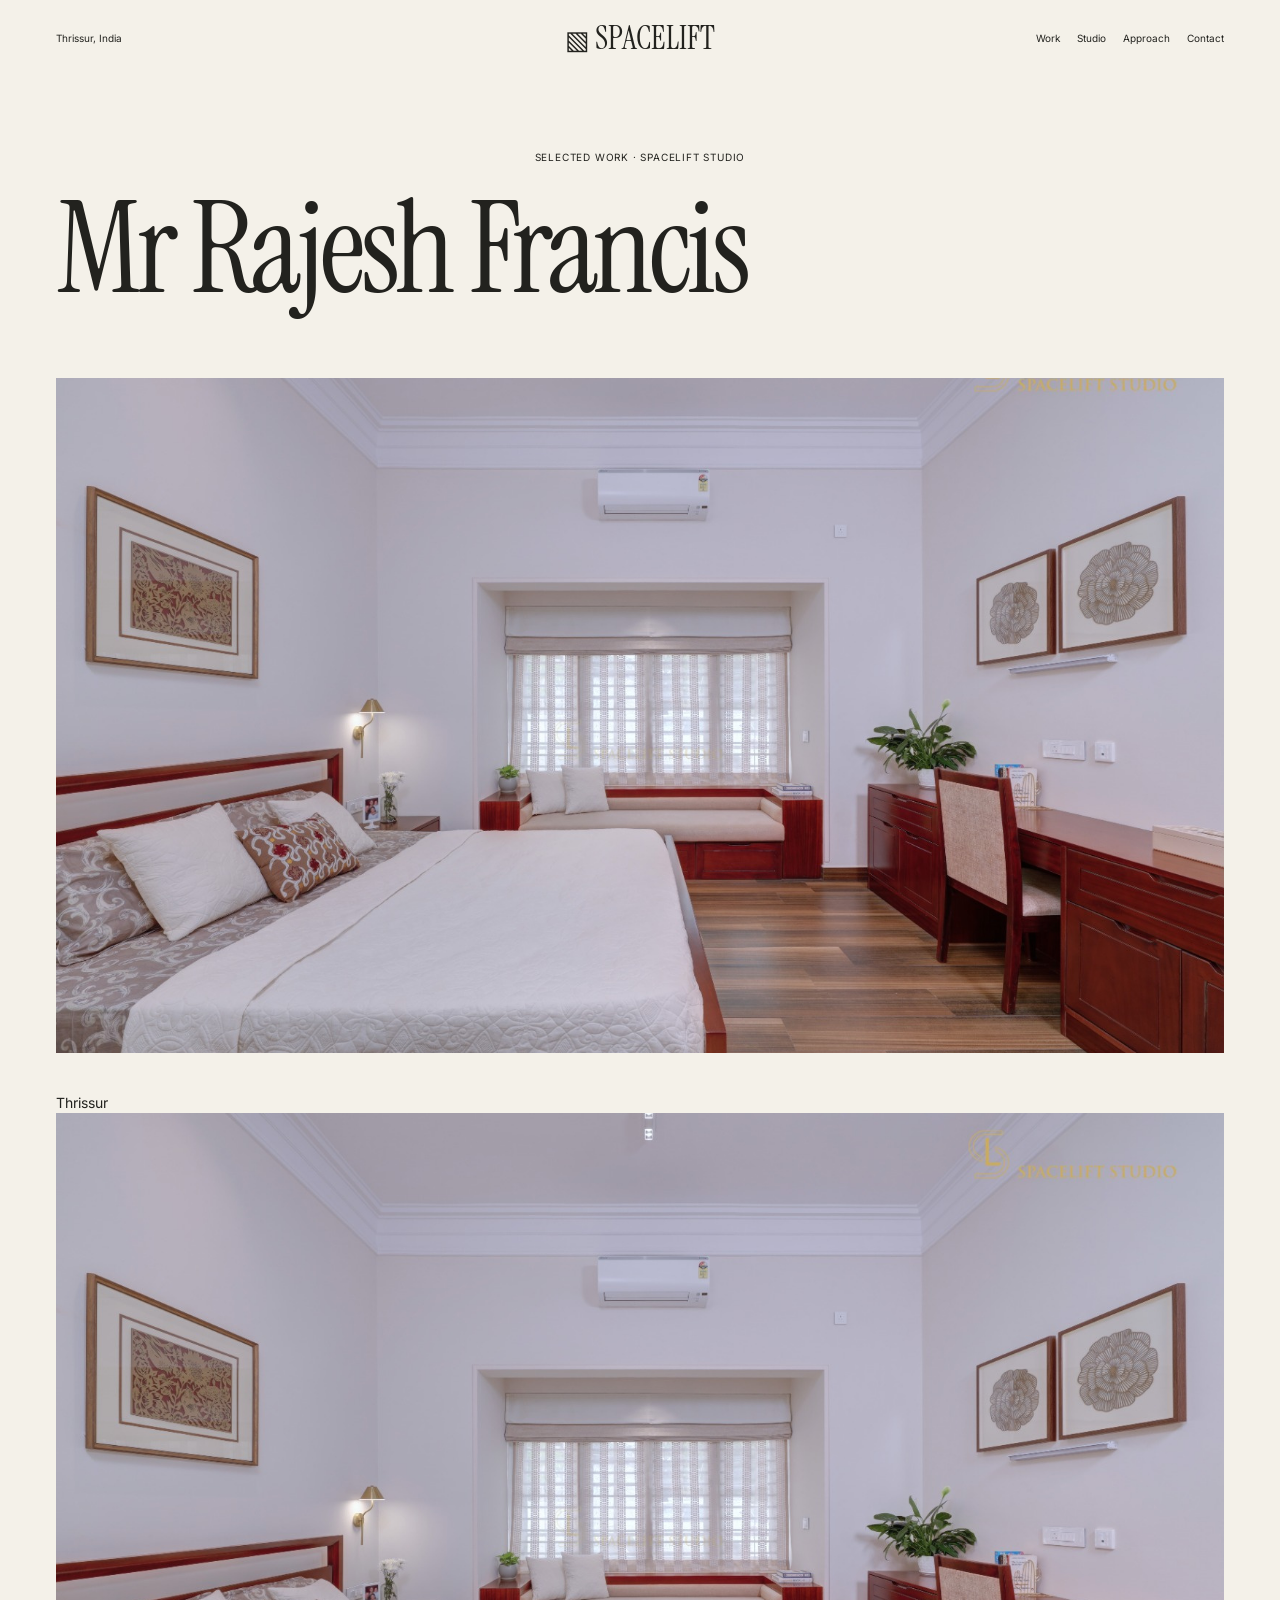
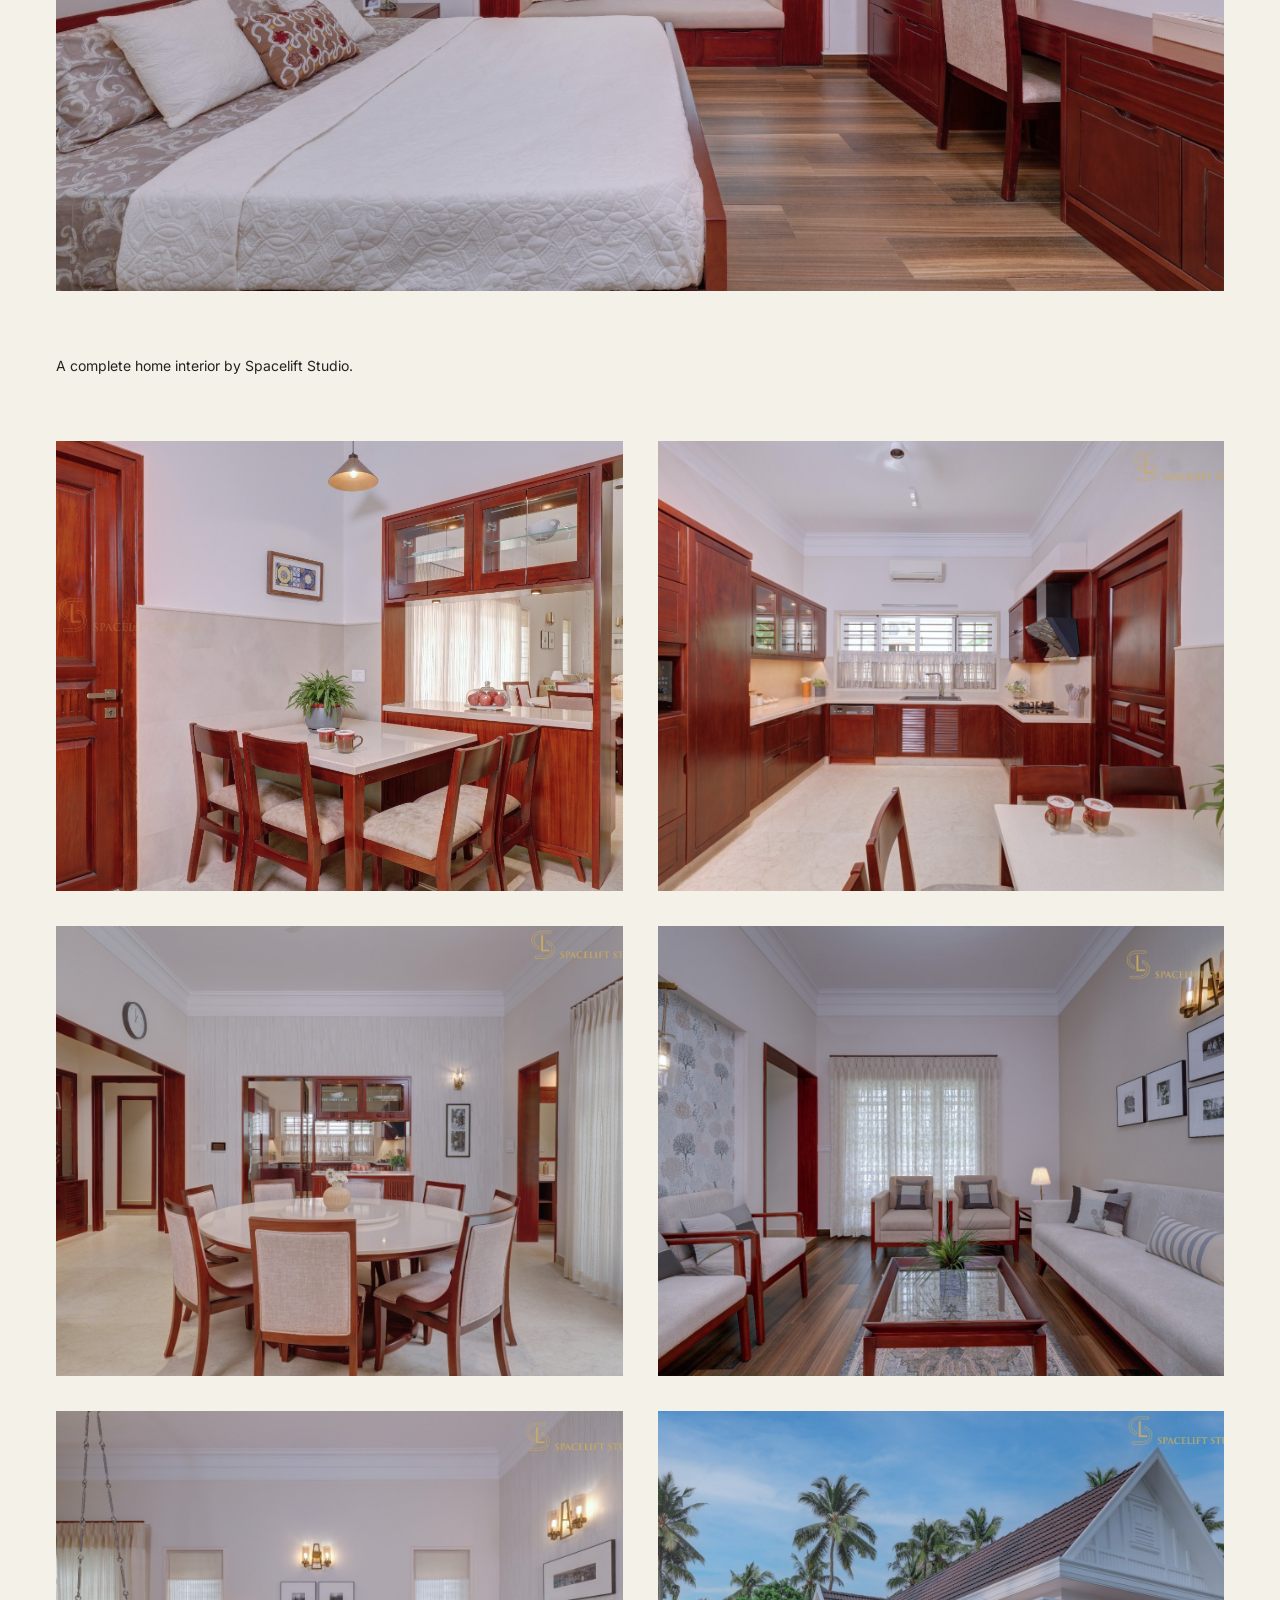
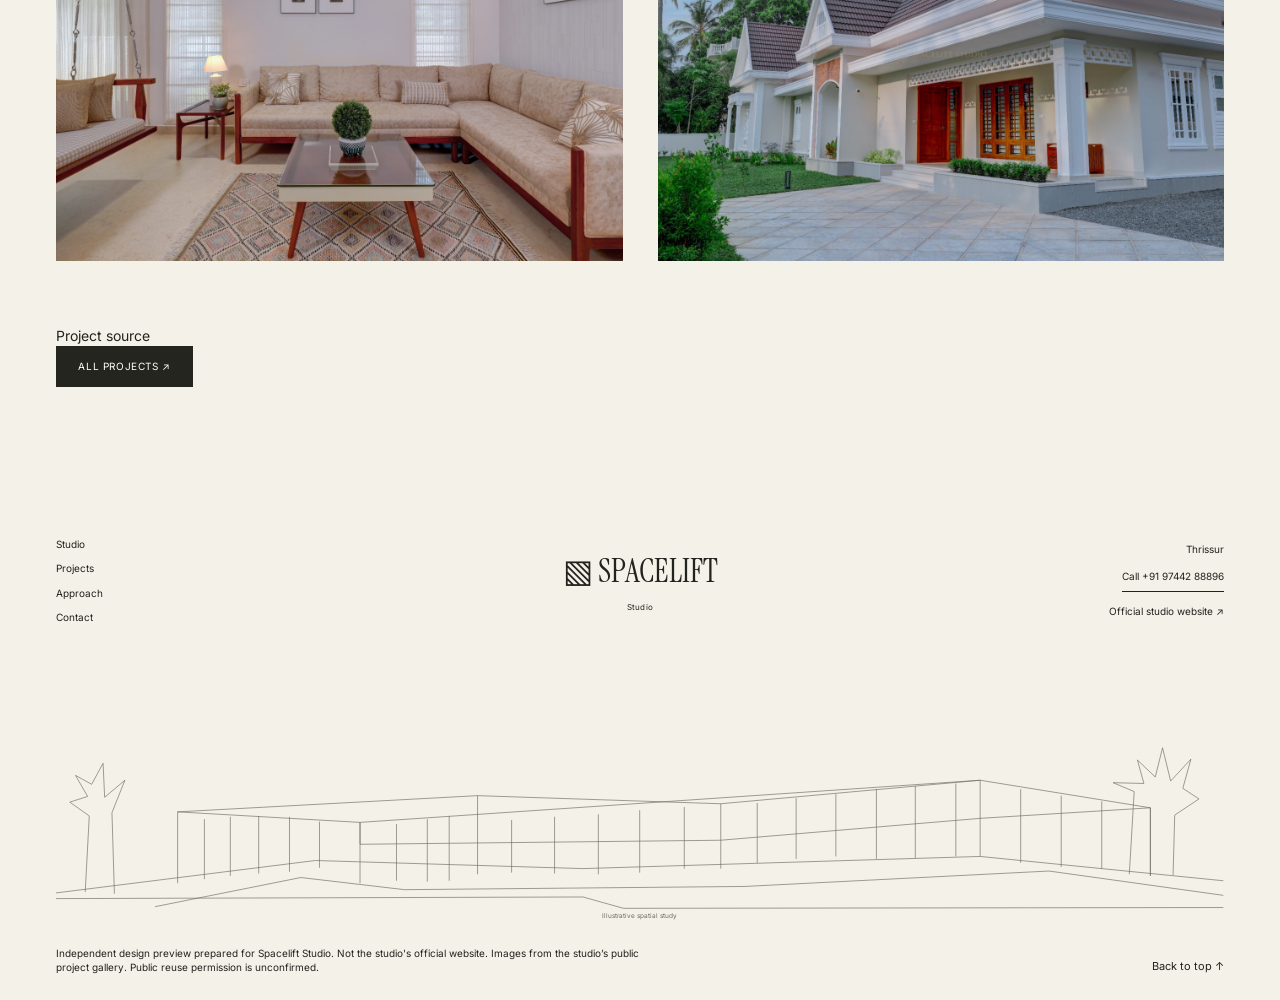
<file: project-mr-rajesh-francis.html>
<!doctype html>
<html lang="en"><head><meta charset="utf-8"><meta name="viewport" content="width=device-width, initial-scale=1"><title>Mr Rajesh Francis | Spacelift Studio</title><meta name="description" content="Works primarily with homeowners, offering complete home design packages."><link rel="stylesheet" href="base.css"><link rel="stylesheet" href="brand.css"><link rel="stylesheet" href="hero.css"><link rel="license" href="assets/fonts/instrument-serif/OFL.txt"><link rel="license" href="assets/fonts/inter/OFL.txt"><script src="runtime.js" defer></script><script src="hero.js" defer></script></head><body><a class="dk-skip-link" href="#main">Skip to content</a><header class="dk-header"><div class="header-location">Thrissur, India</div><a class="dk-wordmark" href="index.html"><span class="wordmark-mark" aria-hidden="true">▧</span> SPACELIFT</a><button class="dk-menu" hidden aria-controls="dk-nav" aria-expanded="false"><span class="dk-menu-label">Menu</span></button><nav class="dk-nav" id="dk-nav" aria-label="Primary"><a href="work.html">Work</a><a href="studio.html">Studio</a><a href="process.html">Approach</a><a href="contact.html">Contact</a></nav></header>
<main id="main"><article class="inner-page"><span class="eyebrow">SELECTED WORK · SPACELIFT STUDIO</span><h1>Mr Rajesh Francis</h1><div class="inner-photo"><img class="" src="assets/img/p1-cover.jpg" alt="Mr Rajesh Francis, portfolio image" loading="lazy"></div><p class="dk-location">Thrissur</p><figure class="dk-image"><img src="assets/img/project-mr-rajesh-francis-cover.jpg" alt="Mr Rajesh Francis, portfolio image" loading="lazy" decoding="async"></figure><section class="dk-section dk-text"><p>A complete home interior by Spacelift Studio.</p></section>
<section class="dk-section dk-gallery"><figure class="dk-image"><img src="assets/img/project-mr-rajesh-francis-2.jpg" alt="Mr Rajesh Francis, portfolio image" loading="lazy" decoding="async"></figure><figure class="dk-image"><img src="assets/img/project-mr-rajesh-francis-3.jpg" alt="Mr Rajesh Francis, portfolio image" loading="lazy" decoding="async"></figure><figure class="dk-image"><img src="assets/img/project-mr-rajesh-francis-4.jpg" alt="Mr Rajesh Francis, portfolio image" loading="lazy" decoding="async"></figure><figure class="dk-image"><img src="assets/img/project-mr-rajesh-francis-5.jpg" alt="Mr Rajesh Francis, portfolio image" loading="lazy" decoding="async"></figure><figure class="dk-image"><img src="assets/img/project-mr-rajesh-francis-6.jpg" alt="Mr Rajesh Francis, portfolio image" loading="lazy" decoding="async"></figure><figure class="dk-image"><img src="assets/img/project-mr-rajesh-francis-7.jpg" alt="Mr Rajesh Francis, portfolio image" loading="lazy" decoding="async"></figure></section><p class="dk-source"><a href="http://www.spaceliftstudio.com/">Project source</a></p><a class="button" href="work.html">All projects ↗</a></article>
</main><footer class="dk-footer"><div class="footer-top"><div class="footer-links"><a href="studio.html">Studio</a><a href="work.html">Projects</a><a href="process.html">Approach</a><a href="contact.html">Contact</a></div><a class="footer-brand-small" href="index.html">▧ SPACELIFT<span>Studio</span></a><div class="footer-contact-small"><p>Thrissur</p><div class="dk-contact-links"><a href="tel:+919744288896">Call +91 97442 88896</a></div><a href="http://www.spaceliftstudio.com/" target="_blank" rel="noopener">Official studio website ↗</a></div></div><svg class="footer-sketch" viewBox="0 0 1440 310" role="img" aria-label="Illustrative architectural line study, not an Spacelift project drawing"><g fill="none" stroke="currentColor" stroke-width=".8"><path d="M0 275L320 235 650 245 1140 230 1440 260M150 263V175L520 155 820 165 1140 136 1350 170V254M150 175L375 188V263M375 188L1140 136M520 155V252M820 165V245M1140 136V230M1350 170L1140 183 820 210 375 215M1350 170V254M375 188V215"/><path d="M183 184V258M215 181V254M250 180V251M288 181V249M325 187V244M420 190V260M458 184V261M485 180V260M562 185V250M615 181V251M669 178V252M720 173V250M775 169V245M865 164V238M913 158V233M962 153V230M1012 147V233M1060 143V232M1110 140V230M1190 147V238M1240 155V243M1290 162V245"/><path d="M122 292L302 256 430 271 850 267 1225 248 1440 278M0 282L650 280 700 294 1440 293M1324 252L1330 150 1304 139 1342 140 1334 111 1356 132 1365 96 1375 137 1400 110 1390 146 1410 159 1380 179 1378 253M36 274L41 180 17 163 39 156 24 130 44 141 58 115 60 157 85 136 69 176 72 276"/></g><text x="720" y="306" text-anchor="middle" fill="currentColor" font-size="8">Illustrative spatial study</text></svg><p class="demo-notice">Independent design preview prepared for Spacelift Studio. Not the studio&#x27;s official website. Images from the studio’s public project gallery. Public reuse permission is unconfirmed.</p><a href="#main" class="back-top">Back to top ↑</a></footer>
</body></html>
</file>
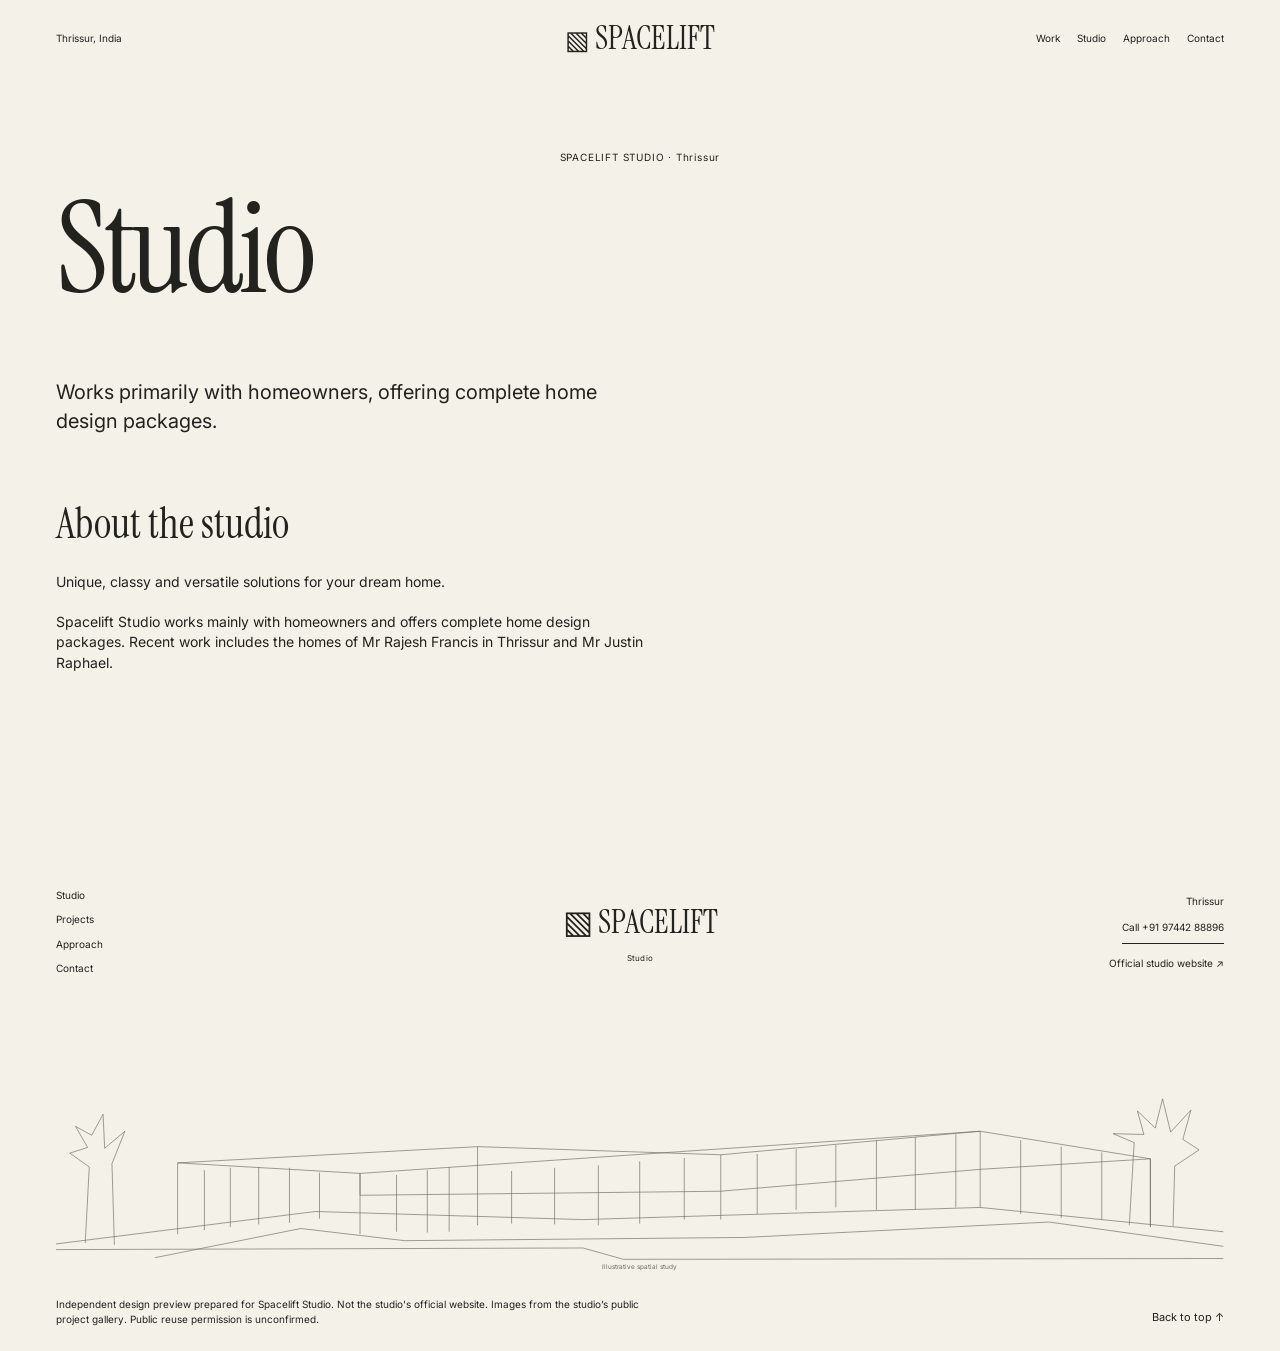
<file: studio.html>
<!doctype html>
<html lang="en"><head><meta charset="utf-8"><meta name="viewport" content="width=device-width, initial-scale=1"><title>Studio | Spacelift Studio</title><meta name="description" content="Works primarily with homeowners, offering complete home design packages."><link rel="stylesheet" href="base.css"><link rel="stylesheet" href="brand.css"><link rel="stylesheet" href="hero.css"><link rel="license" href="assets/fonts/instrument-serif/OFL.txt"><link rel="license" href="assets/fonts/inter/OFL.txt"><script src="runtime.js" defer></script><script src="hero.js" defer></script></head><body><a class="dk-skip-link" href="#main">Skip to content</a><header class="dk-header"><div class="header-location">Thrissur, India</div><a class="dk-wordmark" href="index.html"><span class="wordmark-mark" aria-hidden="true">▧</span> SPACELIFT</a><button class="dk-menu" hidden aria-controls="dk-nav" aria-expanded="false"><span class="dk-menu-label">Menu</span></button><nav class="dk-nav" id="dk-nav" aria-label="Primary"><a href="work.html">Work</a><a href="studio.html">Studio</a><a href="process.html">Approach</a><a href="contact.html">Contact</a></nav></header>
<main id="main"><section class="inner-page"><span class="eyebrow">SPACELIFT STUDIO · Thrissur</span><h1>Studio</h1><p class="dk-lead">Works primarily with homeowners, offering complete home design packages.</p><section class="dk-section dk-text"><h2>About the studio</h2><p>Unique, classy and versatile solutions for your dream home.</p><p>Spacelift Studio works mainly with homeowners and offers complete home design packages. Recent work includes the homes of Mr Rajesh Francis in Thrissur and Mr Justin Raphael.</p></section></section>
</main><footer class="dk-footer"><div class="footer-top"><div class="footer-links"><a href="studio.html">Studio</a><a href="work.html">Projects</a><a href="process.html">Approach</a><a href="contact.html">Contact</a></div><a class="footer-brand-small" href="index.html">▧ SPACELIFT<span>Studio</span></a><div class="footer-contact-small"><p>Thrissur</p><div class="dk-contact-links"><a href="tel:+919744288896">Call +91 97442 88896</a></div><a href="http://www.spaceliftstudio.com/" target="_blank" rel="noopener">Official studio website ↗</a></div></div><svg class="footer-sketch" viewBox="0 0 1440 310" role="img" aria-label="Illustrative architectural line study, not an Spacelift project drawing"><g fill="none" stroke="currentColor" stroke-width=".8"><path d="M0 275L320 235 650 245 1140 230 1440 260M150 263V175L520 155 820 165 1140 136 1350 170V254M150 175L375 188V263M375 188L1140 136M520 155V252M820 165V245M1140 136V230M1350 170L1140 183 820 210 375 215M1350 170V254M375 188V215"/><path d="M183 184V258M215 181V254M250 180V251M288 181V249M325 187V244M420 190V260M458 184V261M485 180V260M562 185V250M615 181V251M669 178V252M720 173V250M775 169V245M865 164V238M913 158V233M962 153V230M1012 147V233M1060 143V232M1110 140V230M1190 147V238M1240 155V243M1290 162V245"/><path d="M122 292L302 256 430 271 850 267 1225 248 1440 278M0 282L650 280 700 294 1440 293M1324 252L1330 150 1304 139 1342 140 1334 111 1356 132 1365 96 1375 137 1400 110 1390 146 1410 159 1380 179 1378 253M36 274L41 180 17 163 39 156 24 130 44 141 58 115 60 157 85 136 69 176 72 276"/></g><text x="720" y="306" text-anchor="middle" fill="currentColor" font-size="8">Illustrative spatial study</text></svg><p class="demo-notice">Independent design preview prepared for Spacelift Studio. Not the studio&#x27;s official website. Images from the studio’s public project gallery. Public reuse permission is unconfirmed.</p><a href="#main" class="back-top">Back to top ↑</a></footer>
</body></html>
</file>
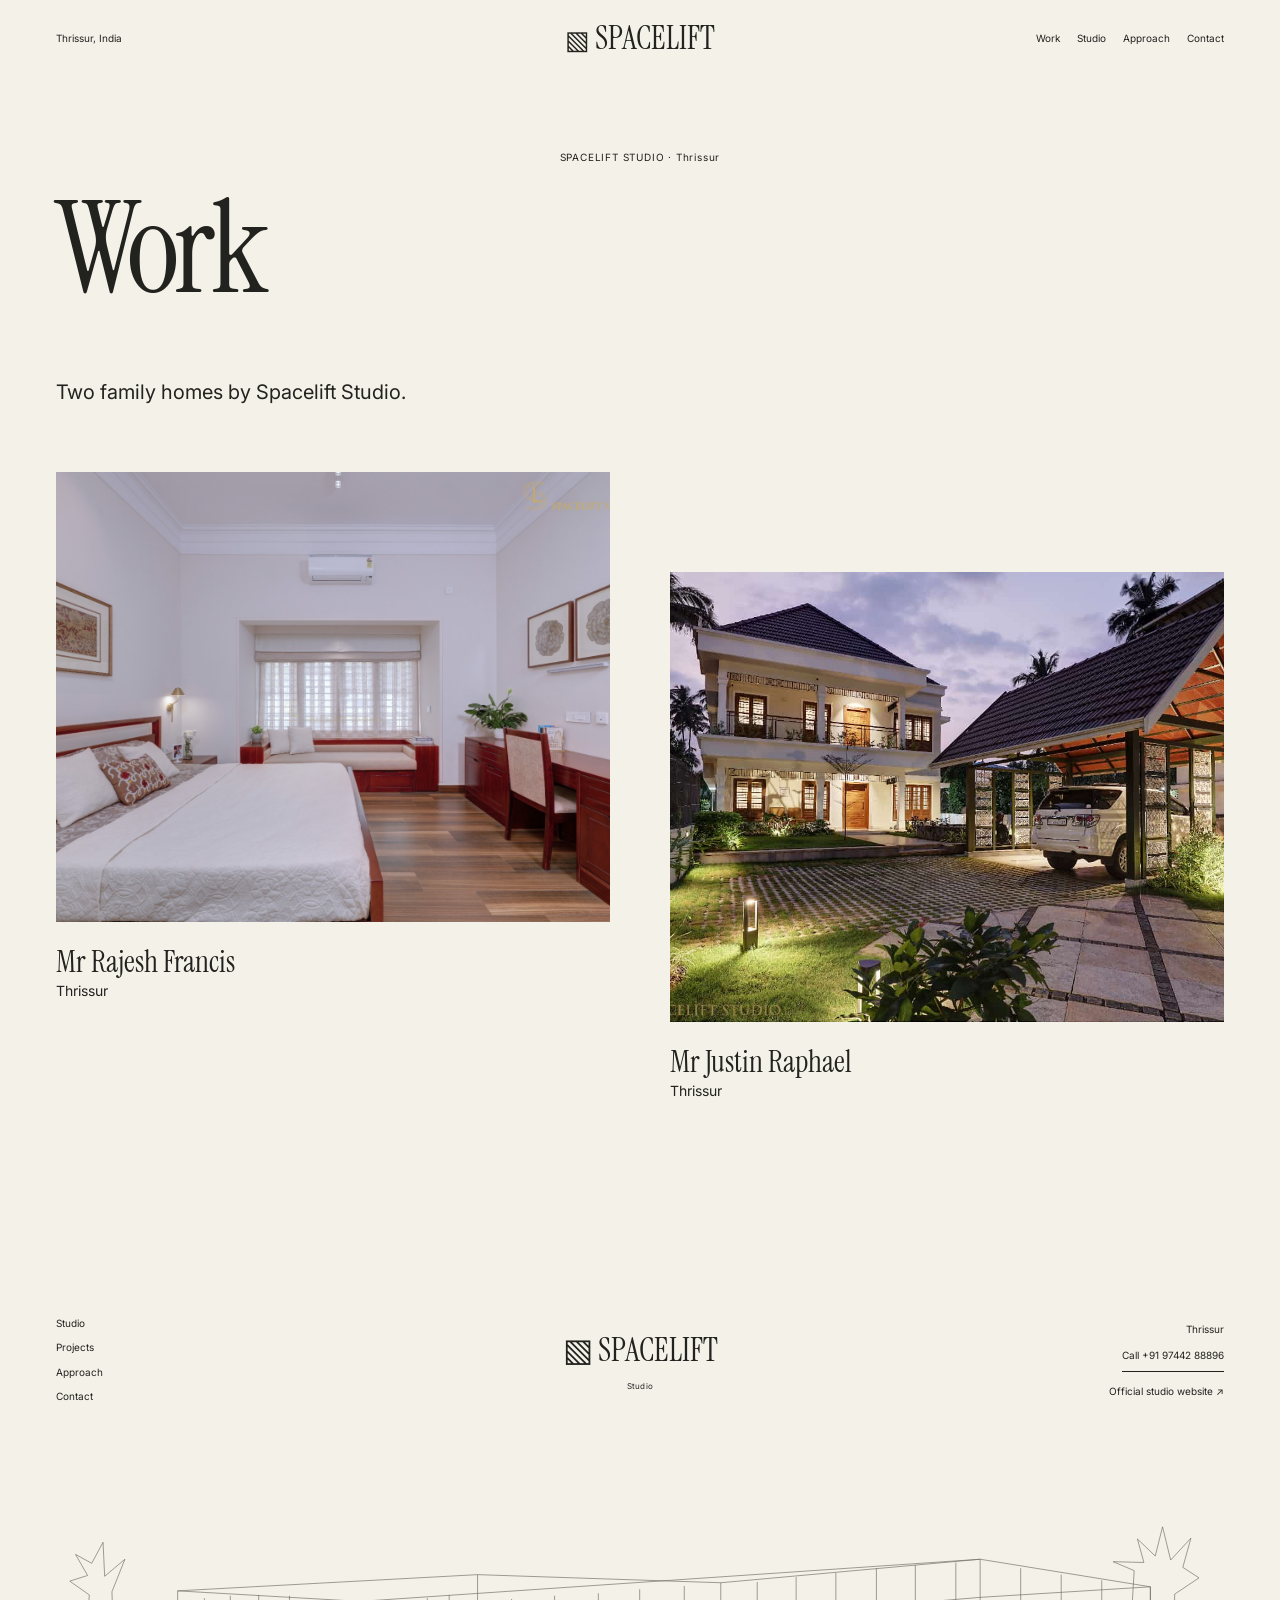
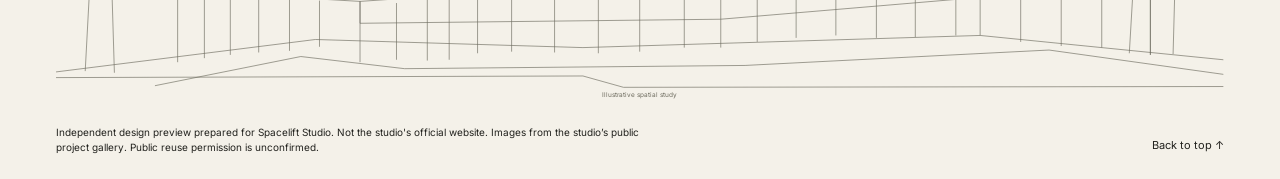
<file: work.html>
<!doctype html>
<html lang="en"><head><meta charset="utf-8"><meta name="viewport" content="width=device-width, initial-scale=1"><title>Work | Spacelift Studio</title><meta name="description" content="Works primarily with homeowners, offering complete home design packages."><link rel="stylesheet" href="base.css"><link rel="stylesheet" href="brand.css"><link rel="stylesheet" href="hero.css"><link rel="license" href="assets/fonts/instrument-serif/OFL.txt"><link rel="license" href="assets/fonts/inter/OFL.txt"><script src="runtime.js" defer></script><script src="hero.js" defer></script></head><body><a class="dk-skip-link" href="#main">Skip to content</a><header class="dk-header"><div class="header-location">Thrissur, India</div><a class="dk-wordmark" href="index.html"><span class="wordmark-mark" aria-hidden="true">▧</span> SPACELIFT</a><button class="dk-menu" hidden aria-controls="dk-nav" aria-expanded="false"><span class="dk-menu-label">Menu</span></button><nav class="dk-nav" id="dk-nav" aria-label="Primary"><a href="work.html">Work</a><a href="studio.html">Studio</a><a href="process.html">Approach</a><a href="contact.html">Contact</a></nav></header>
<main id="main"><section class="inner-page"><span class="eyebrow">SPACELIFT STUDIO · Thrissur</span><h1>Work</h1><p class="dk-lead">Two family homes by Spacelift Studio.</p><section class="dk-section dk-projects"><div class="dk-projects"><article><a href="project-mr-rajesh-francis.html"><figure class="dk-image"><img src="assets/img/project-mr-rajesh-francis-cover.jpg" alt="Mr Rajesh Francis, portfolio image" loading="lazy" decoding="async"></figure><h3>Mr Rajesh Francis</h3></a><p>Thrissur</p></article><article><a href="project-mr-justin-raphael.html"><figure class="dk-image"><img src="assets/img/project-mr-justin-raphael-cover.jpg" alt="Mr Justin Raphael, portfolio image" loading="lazy" decoding="async"></figure><h3>Mr Justin Raphael</h3></a><p>Thrissur</p></article></div></section></section>
</main><footer class="dk-footer"><div class="footer-top"><div class="footer-links"><a href="studio.html">Studio</a><a href="work.html">Projects</a><a href="process.html">Approach</a><a href="contact.html">Contact</a></div><a class="footer-brand-small" href="index.html">▧ SPACELIFT<span>Studio</span></a><div class="footer-contact-small"><p>Thrissur</p><div class="dk-contact-links"><a href="tel:+919744288896">Call +91 97442 88896</a></div><a href="http://www.spaceliftstudio.com/" target="_blank" rel="noopener">Official studio website ↗</a></div></div><svg class="footer-sketch" viewBox="0 0 1440 310" role="img" aria-label="Illustrative architectural line study, not an Spacelift project drawing"><g fill="none" stroke="currentColor" stroke-width=".8"><path d="M0 275L320 235 650 245 1140 230 1440 260M150 263V175L520 155 820 165 1140 136 1350 170V254M150 175L375 188V263M375 188L1140 136M520 155V252M820 165V245M1140 136V230M1350 170L1140 183 820 210 375 215M1350 170V254M375 188V215"/><path d="M183 184V258M215 181V254M250 180V251M288 181V249M325 187V244M420 190V260M458 184V261M485 180V260M562 185V250M615 181V251M669 178V252M720 173V250M775 169V245M865 164V238M913 158V233M962 153V230M1012 147V233M1060 143V232M1110 140V230M1190 147V238M1240 155V243M1290 162V245"/><path d="M122 292L302 256 430 271 850 267 1225 248 1440 278M0 282L650 280 700 294 1440 293M1324 252L1330 150 1304 139 1342 140 1334 111 1356 132 1365 96 1375 137 1400 110 1390 146 1410 159 1380 179 1378 253M36 274L41 180 17 163 39 156 24 130 44 141 58 115 60 157 85 136 69 176 72 276"/></g><text x="720" y="306" text-anchor="middle" fill="currentColor" font-size="8">Illustrative spatial study</text></svg><p class="demo-notice">Independent design preview prepared for Spacelift Studio. Not the studio&#x27;s official website. Images from the studio’s public project gallery. Public reuse permission is unconfirmed.</p><a href="#main" class="back-top">Back to top ↑</a></footer>
</body></html>
</file>
<file: base.css>
/* Neutral mechanics only. Studio identity belongs in brand.css and hero.css. */

*,
*::before,
*::after {
  box-sizing: border-box;
}

html {
  min-width: 320px;
  scroll-behavior: smooth;
}

body {
  margin: 0;
  min-width: 320px;
}

img,
svg,
video {
  display: block;
  max-width: 100%;
}

button,
a,
input,
textarea,
select {
  font: inherit;
}

button,
a {
  touch-action: manipulation;
}

button {
  cursor: pointer;
}

:where(a, button, input, textarea, select, summary):focus-visible {
  outline: 2px solid currentColor;
  outline-offset: 3px;
}

.dk-skip-link {
  position: absolute;
  z-index: 100;
  top: 0;
  left: 0;
  transform: translateY(-120%);
}

.dk-skip-link:focus {
  transform: translateY(0);
}

/* The no-JS experience keeps the complete navigation visible. */
.dk-menu[hidden] {
  display: none;
}

.dk-nav ul {
  list-style: none;
  margin: 0;
  padding: 0;
}

@media (max-width: 767px) {
  html.js .dk-menu:not([hidden]) {
    display: inline-flex;
  }

  html.js .dk-nav[hidden] {
    display: none;
  }

  html.js .dk-header.is-menu-open .dk-nav {
    display: block;
  }
}

@media (min-width: 768px) {
  html.js .dk-menu {
    display: none;
  }

  html.js .dk-nav {
    display: block;
  }
}

@media (prefers-reduced-motion: reduce) {
  html {
    scroll-behavior: auto;
  }
}
</file>
<file: brand.css>
@font-face{font-family:Instrument;src:url('assets/fonts/instrument-serif/InstrumentSerif-Regular.ttf') format('truetype');font-display:swap}
.inner-page section.dk-projects{display:block}.inner-page div.dk-projects{display:grid;grid-template-columns:repeat(2,1fr);gap:60px}.inner-page figure{margin:0}
@media(max-width:767px){.inner-page div.dk-projects{grid-template-columns:1fr;gap:40px}}
@font-face{font-family:Inter;src:url('assets/fonts/inter/Inter.ttf') format('truetype');font-display:swap}
:root{--paper:#f4f1e9;--ink:#22221e;--navy:#07112c;--gutter:4.4vw}
body{background:var(--paper);color:var(--ink);font-family:Inter,sans-serif;font-size:14px;line-height:1.45}
a{color:inherit;text-decoration:none}button{color:inherit;border:0;background:transparent}h1,h2,h3,p{margin:0}h1,h2,h3{font-weight:400}
.display{font-family:Instrument,serif;line-height:.97;font-weight:400;font-size:clamp(42px,5vw,80px);letter-spacing:-.035em}
.center{text-align:center}.section{position:relative}.eyebrow,small{font-size:10px;letter-spacing:.08em}.eyebrow{display:block;text-align:center;margin-bottom:20px}.button{display:inline-flex;gap:30px;align-items:center;justify-content:center;padding:13px 22px;background:#24251f;color:#fff;text-transform:uppercase;font-size:10px;letter-spacing:.06em}.button.light{color:#222;background:var(--paper)}
.dk-header{position:absolute;top:0;left:0;width:100%;z-index:30;display:grid;grid-template-columns:1fr auto 1fr;align-items:center;padding:22px var(--gutter);color:var(--paper)}
.dk-wordmark{font-family:Instrument,serif;font-size:32px;line-height:1;white-space:nowrap}.wordmark-mark{font-family:serif;font-size:26px}.header-location{font-size:10px}.dk-nav ul{display:flex;gap:17px;justify-content:flex-end}.dk-nav{font-size:10px}.dk-menu{justify-self:end;padding:10px}.dk-skip-link{background:var(--paper);color:var(--ink);padding:12px}
.entry-loader{display:none;position:fixed;inset:0;z-index:90;pointer-events:none;background:repeating-linear-gradient(90deg,#f4f1e9 0,#f4f1e9 60px,#eeebe3 60px,#eeebe3 100px);align-items:center;justify-content:center;flex-direction:column;gap:24px}
html.entering .entry-loader{display:flex}.entry-brand{position:absolute;top:30px;font:30px Instrument,serif}.entry-strip{display:flex;align-items:center;gap:12px;width:76%;height:130px;justify-content:center}.entry-strip img{width:4%;height:68px;object-fit:cover;transform:translateY(calc(var(--offset,0)*1px))}.entry-strip img:nth-child(even){transform:translateY(20px)}.entry-loader p{font:48px Instrument,serif}.entry-loader small{font-size:10px}
.composition{height:200vh}.composition-stage{height:100vh;position:sticky;top:0;padding-top:70px;overflow:hidden}.composition-stage h2{font-size:clamp(52px,4vw,74px)}.composition-collage{position:relative;height:calc(100vh - 210px);max-width:1200px;margin:0 auto}.composition-collage img{position:absolute;width:17%;height:47%;object-fit:cover}.collage-a{left:42%;top:8%}.collage-b{left:5%;top:47%}.collage-c{right:1%;top:59%}.collage-d{left:24%;top:97%}.collage-copy{position:absolute;max-width:235px;font-size:14px}.collage-copy.a{left:65%;top:17%}.collage-copy.b{left:30%;top:64%}
.composition-collage{overflow:hidden}
.collage-copy{z-index:3;background:var(--paper);padding:8px}
.project-reel{height:200vh;background:#7d8951}.reel-stage{position:sticky;top:0;height:100vh;overflow:hidden}.reel-slide{position:absolute;inset:0;background:var(--tone);display:grid;grid-template-columns:23% 57% 20%;align-items:center;opacity:0;visibility:hidden;pointer-events:none;padding:7vw 3vw;color:var(--paper)}.reel-slide.active{opacity:1;visibility:visible;pointer-events:auto}.project-title{padding:20px}.project-title h2{font-size:clamp(40px,3.4vw,58px);max-width:260px}.project-title small{display:block;margin-bottom:20px}.project-image{width:100%;height:72vh;overflow:hidden}.project-image img{width:100%;height:100%;object-fit:cover}.project-meta{padding:28px;font-size:11px;text-align:center}.project-meta span{font-family:Instrument,serif;font-size:40px}.project-meta p{margin:24px 0}.project-actions{position:absolute;bottom:25px;left:0;width:100%;display:flex;justify-content:center;gap:4px}.reel-controls{position:absolute;right:30px;bottom:24px;display:flex;gap:12px;z-index:3}.reel-controls button{border:1px solid #fff8;color:#fff;width:40px;height:40px}
.delivery{padding:110px var(--gutter)}.delivery-intro{display:grid;grid-template-columns:1fr 1fr;margin:0 auto 80px;max-width:1180px}.delivery-intro>p{max-width:330px;font-size:17px}.delivery-intro .eyebrow{text-align:left}.delivery-intro h2{font-size:54px}.delivery-rows{max-width:1200px;margin:auto}.delivery-row{display:grid;grid-template-columns:33% 1fr;gap:22%;align-items:center;padding:15px 0 50px}.delivery-row img{width:100%;height:310px;object-fit:cover}.delivery-row h3{font-size:42px;margin:12px 0}.delivery-row p{max-width:330px}.delivery-row:nth-child(even){transform:translateX(3%)}.delivery-row:nth-child(3){transform:translateX(-3%)}
.approach-run{height:700vh;background:var(--navy);color:var(--paper)}.approach-stage{position:sticky;top:0;height:100vh;overflow:hidden}.approach-intro{position:absolute;inset:0;display:flex;align-items:center;justify-content:center;flex-direction:column}.approach-intro h2{text-align:center;font-size:64px;position:relative;z-index:2}.approach-intro .eyebrow{position:absolute;left:15%;top:65%;font-size:8px}.wire-room{width:55%;height:55%;position:absolute;inset:20% auto auto 25%;perspective:700px;opacity:.4}.wire-room i{position:absolute;width:35%;height:45%;border:1px solid #b9c4d4;transform:rotateX(55deg) rotateZ(-35deg)}.wire-room i:nth-child(2){left:30%;top:30%}.wire-room i:nth-child(3){left:45%;top:-15%}.wire-room i:nth-child(4){left:-20%;top:45%}.wire-room i:nth-child(5){left:15%;top:12%}.wire-room i:nth-child(6){left:58%;top:38%}
.approach-panels{position:absolute;inset:0;display:flex;align-items:center;transform:translateX(100%);width:150vw}.approach-card{color:var(--ink);background:var(--paper);width:50vw;height:85vh;flex-shrink:0;border-radius:2px;padding:40px 4vw;display:flex;flex-direction:column;position:relative}.approach-card.navy{background:#111d40;color:var(--paper)}.approach-card h3{font-size:48px;margin:8px 0}.approach-card p{margin-top:auto;max-width:280px;font-size:13px}.material-grid{display:grid;grid-template-columns:repeat(3,1fr);gap:16px;width:65%;margin:12vh auto}.material-grid img{height:90px;width:100%;object-fit:cover}.delivery-photo{height:45vh;width:60%;object-fit:cover;margin:30px auto}.plan-study{position:relative;margin:12vh auto;width:65%;height:28vh;transform:rotateX(52deg) rotateZ(-28deg);border:1px solid #222}.plan-study i{position:absolute;border:1px solid #222;width:35%;height:50%;left:5%;top:5%;box-shadow:4px 4px 0 #2223}.plan-study i:nth-child(2){left:50%;height:35%}.plan-study i:nth-child(3){top:60%;height:35%}.plan-study i:nth-child(4){left:50%;top:48%}
.about-run{height:260vh}.about-stage{position:sticky;top:0;min-height:100vh;padding:75px var(--gutter);text-align:center;background:var(--paper)}.about-tiles{display:grid;grid-template-columns:repeat(4,1fr);gap:30px;margin:55px 0}.about-tiles a{position:relative;display:flex;flex-direction:column;gap:18px;min-height:220px;text-align:left}.about-tiles img{width:100%;height:180px;object-fit:cover}.about-tiles span{font-size:80px;color:#747267}.about-copy{max-width:450px;margin:35px auto;font-size:17px}.together{padding:70px var(--gutter);text-align:center}.together h2{font-size:48px}.typology-row{display:flex;justify-content:space-around;gap:20px;flex-wrap:wrap;margin:50px 0 10px;font:24px Instrument,serif}
.journal{background:#eae7df;padding:90px var(--gutter)}.section-heading{display:flex;justify-content:space-between;align-items:end;margin-bottom:55px}.section-heading .eyebrow{text-align:left}.journal-grid{display:grid;grid-template-columns:repeat(3,1fr);gap:32px}.journal-grid img{height:400px;object-fit:cover;width:100%;margin-bottom:20px}.journal-grid h3{font-size:38px;margin-top:12px}.journal-grid a:nth-child(2){padding-top:100px}.journal-grid a:nth-child(3){padding-top:200px}.statement{padding:110px var(--gutter);text-align:center}.statement h2{font-size:72px}.statement p{margin:30px 0;font-size:11px}.faq{padding:80px var(--gutter)}.faq h2{font-size:50px}.faq-list{max-width:970px;margin:60px auto}.faq details{border-bottom:1px solid #b7b5ac}.faq summary{list-style:none;display:flex;justify-content:space-between;gap:25px;cursor:pointer;padding:22px 0}.faq summary span{font-size:20px}.faq details[open] summary span{transform:rotate(45deg)}.faq details p{max-width:650px;padding:0 0 25px;line-height:1.6}.conversation{text-align:center;margin:100px auto 20px}.dk-contact-links{display:flex;gap:16px;flex-wrap:wrap;justify-content:inherit}.conversation .dk-contact-links{justify-content:center;margin-top:32px}.dk-contact-links a{border-bottom:1px solid;padding-bottom:8px}
.dk-footer{padding:70px var(--gutter) 25px;background:#e8e5dd;position:relative}.footer-top{display:grid;grid-template-columns:2fr 1fr 1fr;gap:40px}.footer-title{font-size:80px}.footer-top p{margin:15px 0}.footer-links{display:flex;flex-direction:column;gap:10px}.footer-brand{font-family:Instrument,serif;font-size:24vw;line-height:1;letter-spacing:-.03em;margin-top:70px}.demo-notice{font-size:10px;max-width:600px;margin-top:25px}.back-top{position:absolute;right:var(--gutter);bottom:25px;font-size:11px}
.inner-page{padding:150px var(--gutter) 100px;min-height:85vh}.inner-page>h1{font:clamp(64px,10vw,160px)/1 Instrument,serif;letter-spacing:-.035em;margin-bottom:65px;max-width:1200px}.inner-page .dk-lead{font-size:20px;max-width:600px;margin:0 0 60px}.inner-page .dk-section{margin:65px 0}.inner-page h2{font:42px/1.1 Instrument,serif;margin:0 0 25px}.inner-page h3{font:30px Instrument,serif}.inner-page p{max-width:600px}.inner-page .dk-text p+p{margin-top:20px}.inner-page .dk-project-grid{display:grid;grid-template-columns:repeat(2,1fr);gap:60px}.dk-project-card img{width:100%;height:450px;object-fit:cover;margin-bottom:20px}.dk-project-card:nth-child(even){padding-top:100px}.inner-page .dk-gallery-grid{display:grid;grid-template-columns:1fr 1fr;gap:35px}.dk-gallery-grid img{width:100%;height:450px;object-fit:cover}.inner-page .dk-steps ol{list-style:none;padding:0;counter-reset:steps}.inner-page .dk-steps li{counter-increment:steps;display:grid;grid-template-columns:15% 30% 1fr;gap:20px;padding:32px 0;border-top:1px solid #bbb}.inner-page .dk-steps li:before{content:counter(steps,decimal-leading-zero);font:42px Instrument,serif}
body:has(.inner-page) .dk-header{color:var(--ink)}.inner-note{font-size:10px;margin:25px 0}.inner-photo{margin:40px 0}.inner-photo img{width:100%;max-height:75vh;object-fit:cover}
html.static-experience .composition,html.static-experience .project-reel,html.static-experience .approach-run,html.static-experience .about-run{height:auto}html.static-experience .composition-stage,html.static-experience .reel-stage,html.static-experience .approach-stage,html.static-experience .about-stage{position:relative;height:auto;min-height:0}
html.static-experience .composition-collage{height:600px}html.static-experience .reel-stage{overflow:visible}html.static-experience .reel-slide{position:relative;opacity:1;visibility:visible;pointer-events:auto;min-height:85vh}html.static-experience .approach-intro{position:relative;height:500px}html.static-experience .approach-panels{position:relative;transform:none;inset:auto;width:100%;display:grid;grid-template-columns:repeat(3,1fr)}html.static-experience .approach-card{width:auto;height:650px}html.static-experience .reel-controls{display:none}
html:not(.js) .entry-loader{display:none}html:not(.js) .project-reel,html:not(.js) .approach-run,html:not(.js) .about-run,html:not(.js) .composition{height:auto}html:not(.js) .composition-stage,html:not(.js) .about-stage{position:relative}html:not(.js) .reel-stage{height:auto;overflow:visible;position:relative}html:not(.js) .reel-slide{position:relative;opacity:1;visibility:visible;pointer-events:auto}html:not(.js) .approach-stage{height:auto;position:relative}html:not(.js) .approach-intro{height:600px;position:relative}html:not(.js) .approach-panels{position:relative;transform:none;width:100%}html:not(.js) .approach-card{width:33.333%;height:650px}html:not(.js) .reel-controls{display:none}
@media(max-width:767px){:root{--gutter:22px}body{font-size:13px}.dk-header{grid-template-columns:1fr auto;padding:22px;color:var(--paper)}.header-location{display:none}.dk-wordmark{font-size:28px}.dk-nav{grid-column:1/-1;background:var(--paper);color:var(--ink);font-size:30px;padding:30px 15px}.dk-nav ul{flex-direction:column;gap:20px}.dk-header.is-menu-open{position:fixed;background:var(--paper);color:var(--ink)}.dk-menu-open{overflow:hidden}html:not(.js) .dk-header{position:relative;color:var(--ink)}html:not(.js) .dk-nav{font-size:15px;padding:15px 0}html:not(.js) .dk-nav ul{flex-direction:row;flex-wrap:wrap;gap:18px}.entry-loader p{font-size:28px;text-align:center}.entry-strip{width:95%}.entry-strip img{width:8%;height:50px}.entry-strip img:nth-child(n+9){display:none}.composition{height:170vh}.composition-stage{padding-top:60px}.composition-stage h2{font-size:48px}.composition-collage{height:620px}.composition-collage img{width:32%;height:220px}.collage-a{left:9%;top:8%}.collage-b{left:58%;top:55%}.collage-c{right:58%;top:69%}.collage-d{left:55%;top:108%}.collage-copy{max-width:44%;font-size:12px}.collage-copy.a{left:51%;top:10%}.collage-copy.b{left:5%;top:48%}.project-reel{height:190vh}.reel-slide{display:flex;flex-direction:column;justify-content:center;gap:25px;padding:75px 22px}.project-title{padding:0;align-self:flex-start}.project-title h2{font-size:45px}.project-title small{margin-bottom:10px}.project-image{height:45vh}.project-meta{display:flex;padding:0;width:100%;align-items:center;justify-content:space-between;font-size:10px;gap:14px;text-align:left}.project-meta p{margin:0;max-width:100px}.project-meta span{font-size:24px}.project-actions{bottom:25px}.project-actions .button{padding:12px;font-size:9px;gap:10px}.reel-controls{right:22px;bottom:83px}.reel-controls button{width:30px;height:30px}.delivery{padding:75px 22px}.delivery-intro{grid-template-columns:1fr;gap:55px;margin-bottom:55px}.delivery-intro h2{font-size:48px}.delivery-row{grid-template-columns:40% 1fr;gap:25px;padding:10px 0 50px;transform:none!important}.delivery-row img{height:220px}.delivery-row h3{font-size:35px}.delivery-row p{font-size:12px}.approach-run{height:550vh}.approach-intro h2{font-size:50px}.wire-room{width:80%;left:15%}.approach-panels{width:270vw}.approach-card{width:90vw;height:80vh;padding:32px}.approach-card h3{font-size:42px}.material-grid{width:95%;margin:14vh auto;gap:12px}.material-grid img{height:70px}.delivery-photo{width:85%}.about-run{height:180vh}.about-stage{padding:65px 22px}.about-stage h2{font-size:48px}.about-tiles{grid-template-columns:repeat(2,1fr);gap:22px;margin:35px 0}.about-tiles a{min-height:0;gap:10px}.about-tiles img{height:125px}.about-tiles span{font-size:45px}.about-tiles small{font-size:9px;min-height:28px}.about-copy{font-size:15px}.together{padding:60px 22px}.together h2{font-size:42px}.typology-row{font-size:23px;gap:20px}.journal{padding:65px 22px}.section-heading{align-items:center;gap:20px}.section-heading h2{font-size:46px}.section-heading>a{font-size:10px}.journal-grid{grid-template-columns:1fr;gap:45px}.journal-grid a{padding-top:0!important}.journal-grid img{height:340px}.statement{padding:75px 22px}.statement h2{font-size:50px}.faq{padding:65px 22px}.faq h2{font-size:43px}.faq-list{margin:40px 0}.faq summary{font-size:13px}.conversation{margin:70px 0 0}.dk-footer{padding:65px 22px 30px}.footer-top{grid-template-columns:1fr 1fr;gap:35px}.footer-title{grid-column:1/-1;font-size:66px}.footer-brand{font-size:24vw;margin-top:55px}.demo-notice{max-width:270px;margin-bottom:35px}.inner-page{padding:70px 22px}.inner-page>h1{font-size:66px;margin:55px 0 40px}.inner-page .dk-lead{font-size:17px}.inner-page .dk-project-grid,.inner-page .dk-gallery-grid{grid-template-columns:1fr;gap:40px}.dk-project-card:nth-child(even){padding-top:0}.dk-project-card img,.dk-gallery-grid img{height:280px}.inner-page .dk-steps li{grid-template-columns:30px 1fr}.inner-page .dk-steps li p{grid-column:2}.inner-page .dk-steps li:before{font-size:30px}html.static-experience .approach-panels,html:not(.js) .approach-panels{display:block;width:100%}html.static-experience .approach-card,html:not(.js) .approach-card{width:100%;height:650px}html.static-experience .composition-collage{height:720px}}
.dk-nav,html.js .dk-nav{display:flex;gap:17px;justify-content:flex-end}
.inner-page .dk-projects{display:grid;grid-template-columns:repeat(2,1fr);gap:60px}
.inner-page .dk-projects article:nth-child(even){padding-top:100px}
.inner-page .dk-projects img{height:450px;width:100%;object-fit:cover;margin-bottom:20px}
.inner-page .dk-gallery{display:grid;grid-template-columns:1fr 1fr;gap:35px}
.inner-page .dk-gallery img{height:450px;width:100%;object-fit:cover}
.approach-intro[data-dk-motion]{position:relative;height:100vh;min-height:650px;background:var(--navy);color:var(--paper);overflow:hidden}
@media(max-width:767px){.dk-nav{flex-direction:column;gap:20px;justify-content:flex-start}.dk-header.is-menu-open .dk-nav{display:flex}html.js .dk-nav[hidden]{display:none}html:not(.js) .dk-nav{flex-direction:row;flex-wrap:wrap;gap:18px}.inner-page .dk-projects,.inner-page .dk-gallery{grid-template-columns:1fr;gap:40px}.inner-page .dk-projects article:nth-child(even){padding-top:0}.inner-page .dk-projects img,.inner-page .dk-gallery img{height:280px}}
@media(prefers-reduced-motion:reduce){*,*::before,*::after{animation:none!important;transition:none!important}html .entry-loader{display:none!important}}
.approach-run{height:600vh}
.project-caption{position:absolute;left:30px;bottom:90px;font:42px/.97 Instrument,serif;color:white;text-shadow:0 1px 15px #0009;opacity:var(--grow,0);max-width:280px}
.project-caption small{display:block;font:9px Inter,sans-serif;margin-top:15px}
.about-run{height:700vh}.about-stage{padding:90px 24px 65px}
.about-tiles{gap:8px;margin:60px 0 40px}
.about-tiles a{height:400px;min-height:400px;background:#ebe9e1;position:relative;overflow:hidden;padding:25px}
.about-tiles a small{font-size:16px;letter-spacing:0;z-index:2;position:relative}
.about-tiles img{position:absolute;inset:0;width:100%;height:100%;object-fit:cover;opacity:0;filter:brightness(.75)}
.about-tiles a span{position:absolute;left:25px;bottom:20px;font-size:120px;z-index:2;color:#aaa99e}
.about-tiles a.is-active{color:#fff}.about-tiles a.is-active span{color:white}
.about-copy{max-width:470px;margin:35px 25px 25px auto;text-align:left}
.about-stage>.button{display:flex;width:max-content;margin-left:auto;margin-right:25px}
html.static-experience .about-tiles img,html:not(.js) .about-tiles img{opacity:1}
html.static-experience .about-tiles a,html:not(.js) .about-tiles a,html.static-experience .about-tiles a span,html:not(.js) .about-tiles a span{color:white}
@media(max-width:767px){.project-caption{display:none}.about-run{height:400vh}.about-stage{padding:70px 22px}.about-tiles{margin:35px 0;gap:10px}.about-tiles a{height:220px;min-height:220px;padding:15px}.about-tiles a small{font-size:11px;min-height:0}.about-tiles a span{font-size:64px;left:15px;bottom:15px}.about-copy{margin:30px 0 25px;font-size:14px}.about-stage>.button{margin:0}}
.journal-grid{grid-template-columns:1fr 1.6fr .85fr}
.journal-grid a:nth-child(2){padding-top:25px}.journal-grid a:nth-child(3){padding-top:55px}
.journal-grid a:first-child img{height:330px}.journal-grid a:nth-child(2) img{height:425px}.journal-grid a:nth-child(3) img{height:280px}
.statement{display:grid;grid-template-columns:22% 1fr 25%;gap:40px;text-align:left;padding-top:70px;padding-bottom:70px;align-items:center}
.statement-photo img{height:300px;width:100%;object-fit:cover}.statement-copy h2{font-size:52px}.statement-copy p{margin-bottom:0}
.statement-contact{background:#262620;color:var(--paper);padding:30px 24px;min-height:260px;display:flex;flex-direction:column;gap:15px;justify-content:center;font-size:11px}.statement-contact p{margin:0}.statement-contact .dk-contact-links a{font-size:10px}.statement-contact .button{margin-top:10px;font-size:9px;padding:10px}
.dk-footer{padding:50px var(--gutter) 25px;background:var(--paper)}
.footer-top{grid-template-columns:1fr 1fr 1fr;align-items:center;gap:60px;font-size:10px}
.footer-brand-small{font:32px Instrument,serif;text-align:center;justify-self:center;white-space:nowrap}
.footer-brand-small span{display:block;font:8px Inter,sans-serif;letter-spacing:.03em;margin-top:10px}
.footer-contact-small{justify-self:end;text-align:right;display:flex;flex-direction:column;gap:12px}
.footer-contact-small p{margin:0}.footer-contact-small .dk-contact-links{justify-content:flex-end}
.footer-sketch{width:100%;height:auto;margin-top:45px;color:#6f6d60}
@media(min-width:768px){.project-image{position:absolute;left:calc(23% - 23% * var(--grow,0));top:50%;transform:translateY(-50%);width:calc(57% + 43% * var(--grow,0));height:calc(72vh + 28vh * var(--grow,0));z-index:0}.project-title,.project-meta{position:relative;z-index:2}.project-meta{grid-column:3}.project-title{opacity:calc(1 - var(--grow,0));}.project-meta{opacity:calc(1 - var(--grow,0));}.project-actions{z-index:2}}
@media(max-width:767px){.journal-grid{grid-template-columns:1fr}.journal-grid a{padding-top:0!important}.journal-grid img{height:340px!important}.statement{grid-template-columns:1fr;gap:30px}.statement-photo img{height:250px}.statement-copy h2{font-size:48px}.statement-contact{min-height:0;padding:25px}.footer-top{grid-template-columns:1fr 1fr;gap:40px 25px;font-size:9px}.footer-brand-small{grid-column:1/-1;grid-row:1;font-size:30px}.footer-contact-small{justify-self:end}.footer-sketch{margin-top:40px;min-height:120px}.approach-run{height:450vh}}
</file>
<file: hero.css>
.s-hero{height:100svh;min-height:650px;position:relative;background:#3d392f;color:#fff;overflow:hidden}.hero-photo{position:absolute;inset:0}.hero-photo img{height:100%;width:100%;object-fit:cover}.s-hero:after{content:'';position:absolute;inset:0;background:linear-gradient(transparent 40%,#0008);pointer-events:none}.light-study{position:absolute;inset:0;pointer-events:none;display:flex;mix-blend-mode:multiply;opacity:.28}.light-study i{height:130%;width:8.333%;background:linear-gradient(90deg,#211c14 0%,transparent 80%);transform:skewX(-14deg) translateX(var(--light,0px));transform-origin:top}.hero-copy{position:absolute;inset:auto 0 65px;z-index:2;display:flex;flex-direction:column;align-items:center;text-align:center;gap:15px}.hero-copy h1{font:clamp(45px,5.4vw,85px)/.91 Instrument,serif;letter-spacing:-.035em}.hero-copy p{font-size:12px}.hero-copy .button{margin-top:12px}.hero-number{position:absolute;left:4.4vw;bottom:30px;font-size:10px;z-index:2}.motion-control{position:absolute;right:30px;bottom:25px;z-index:5;padding:10px;border:1px solid currentColor;font-size:10px;background:#f4f1e9;color:#222}.motion-control[hidden]{display:none}
@media(max-width:767px){.s-hero{height:100svh;min-height:650px}.hero-copy{bottom:100px;padding:0 22px}.hero-copy h1{font-size:52px}.hero-copy p{font-size:10px}.hero-photo img{object-position:58% center}.motion-control{right:22px;bottom:25px}.hero-number{left:22px}}
</file>
